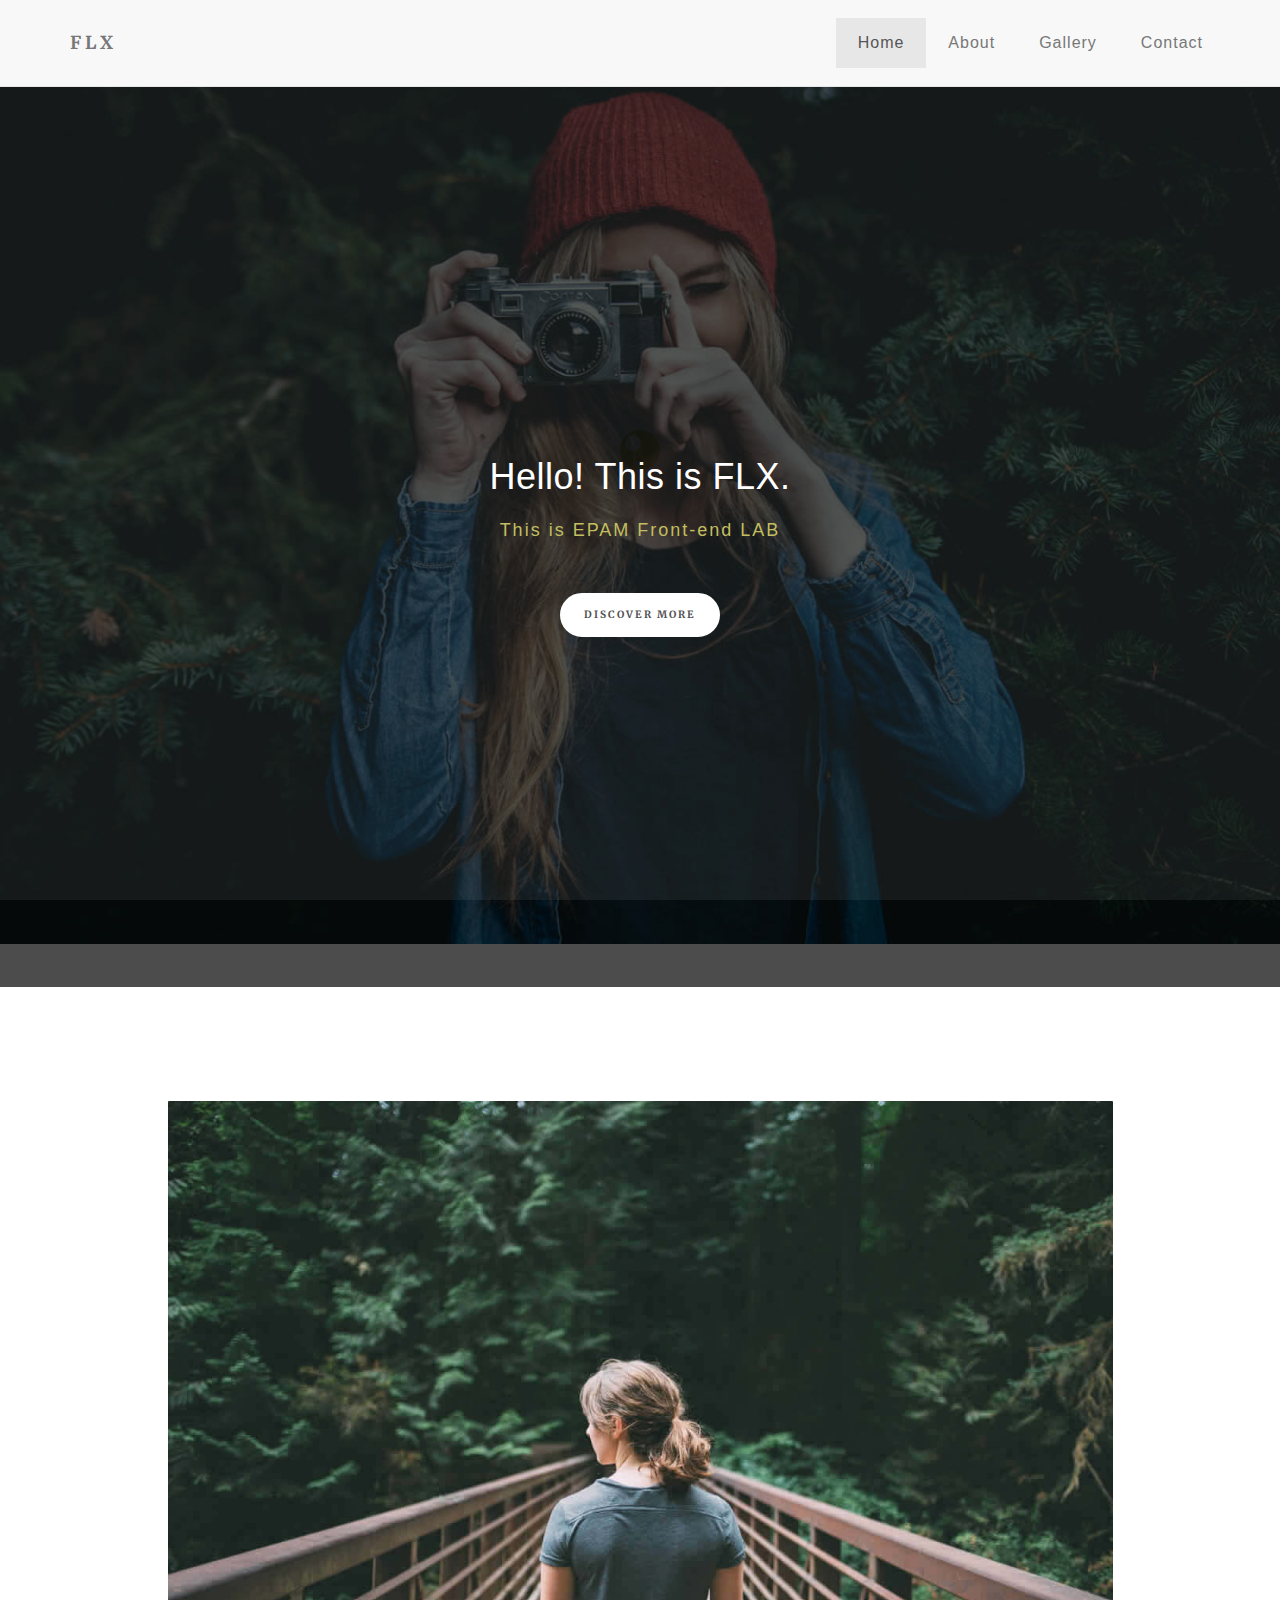
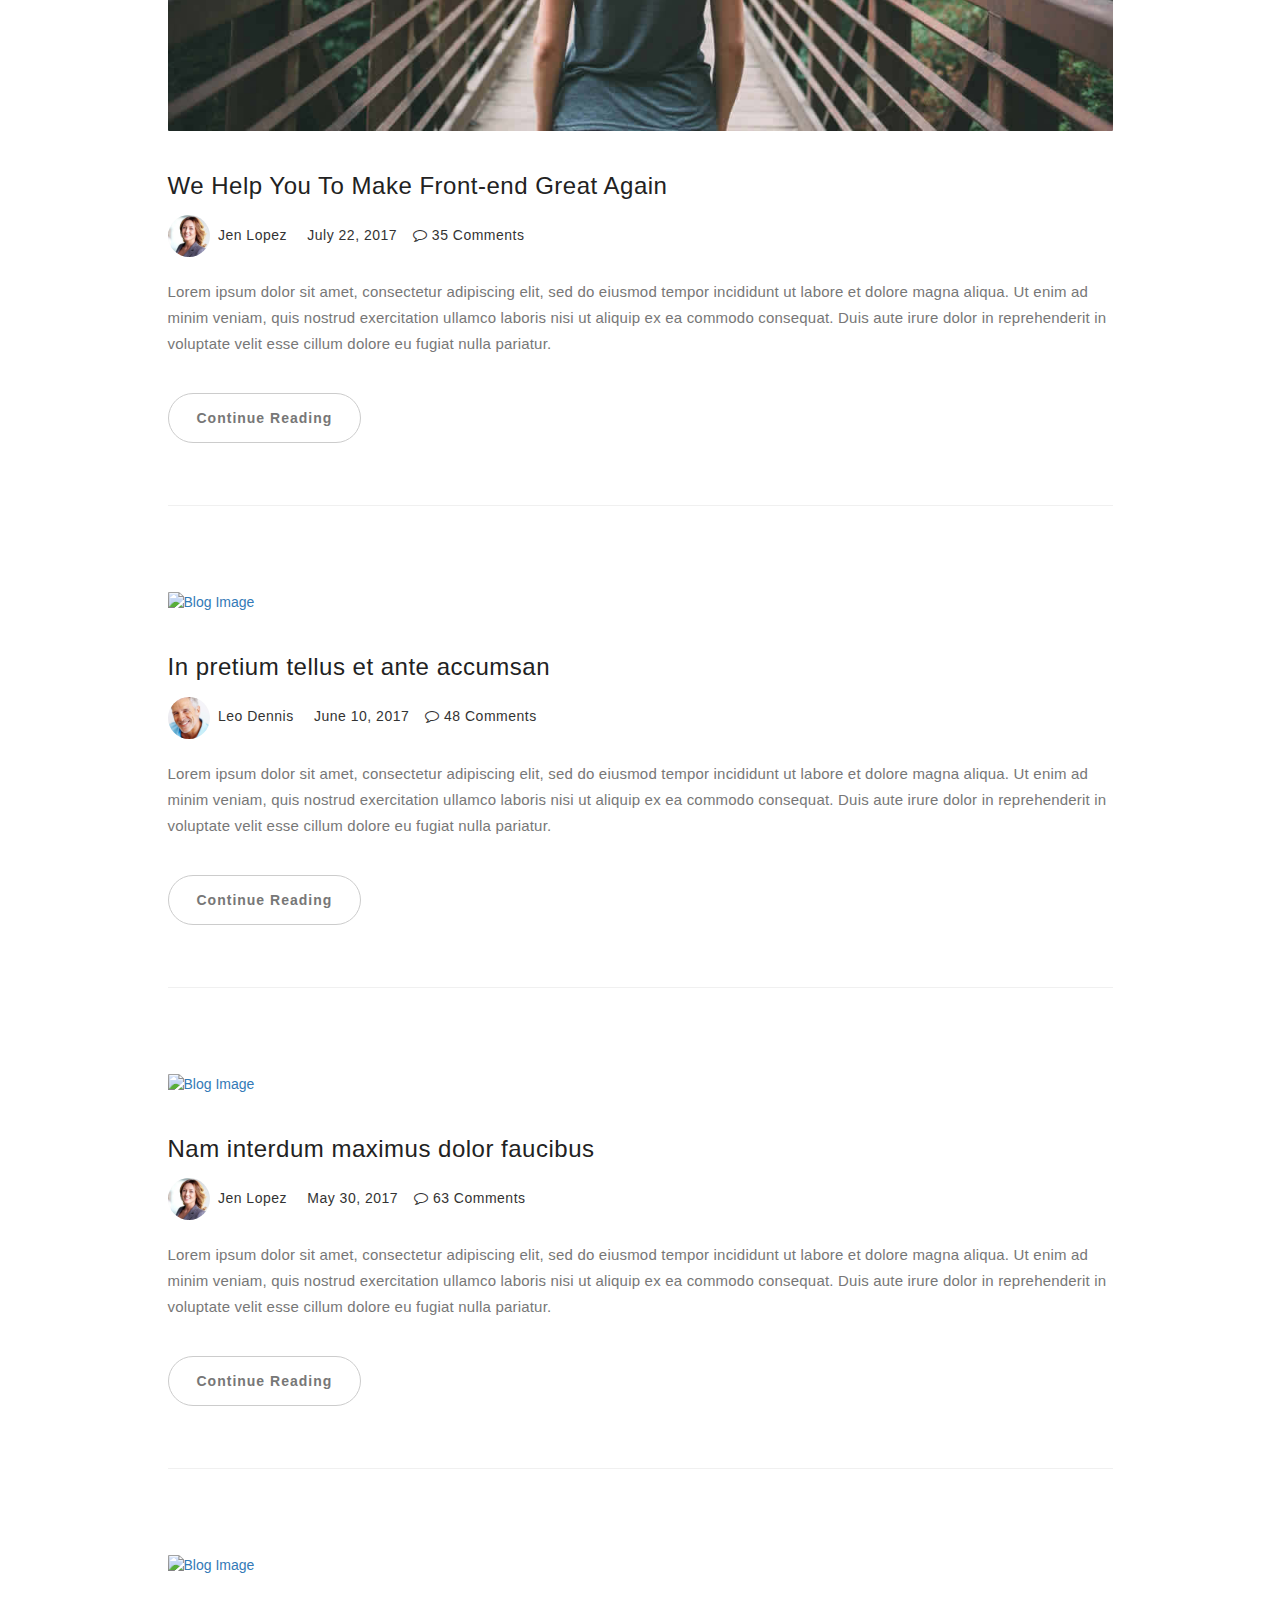
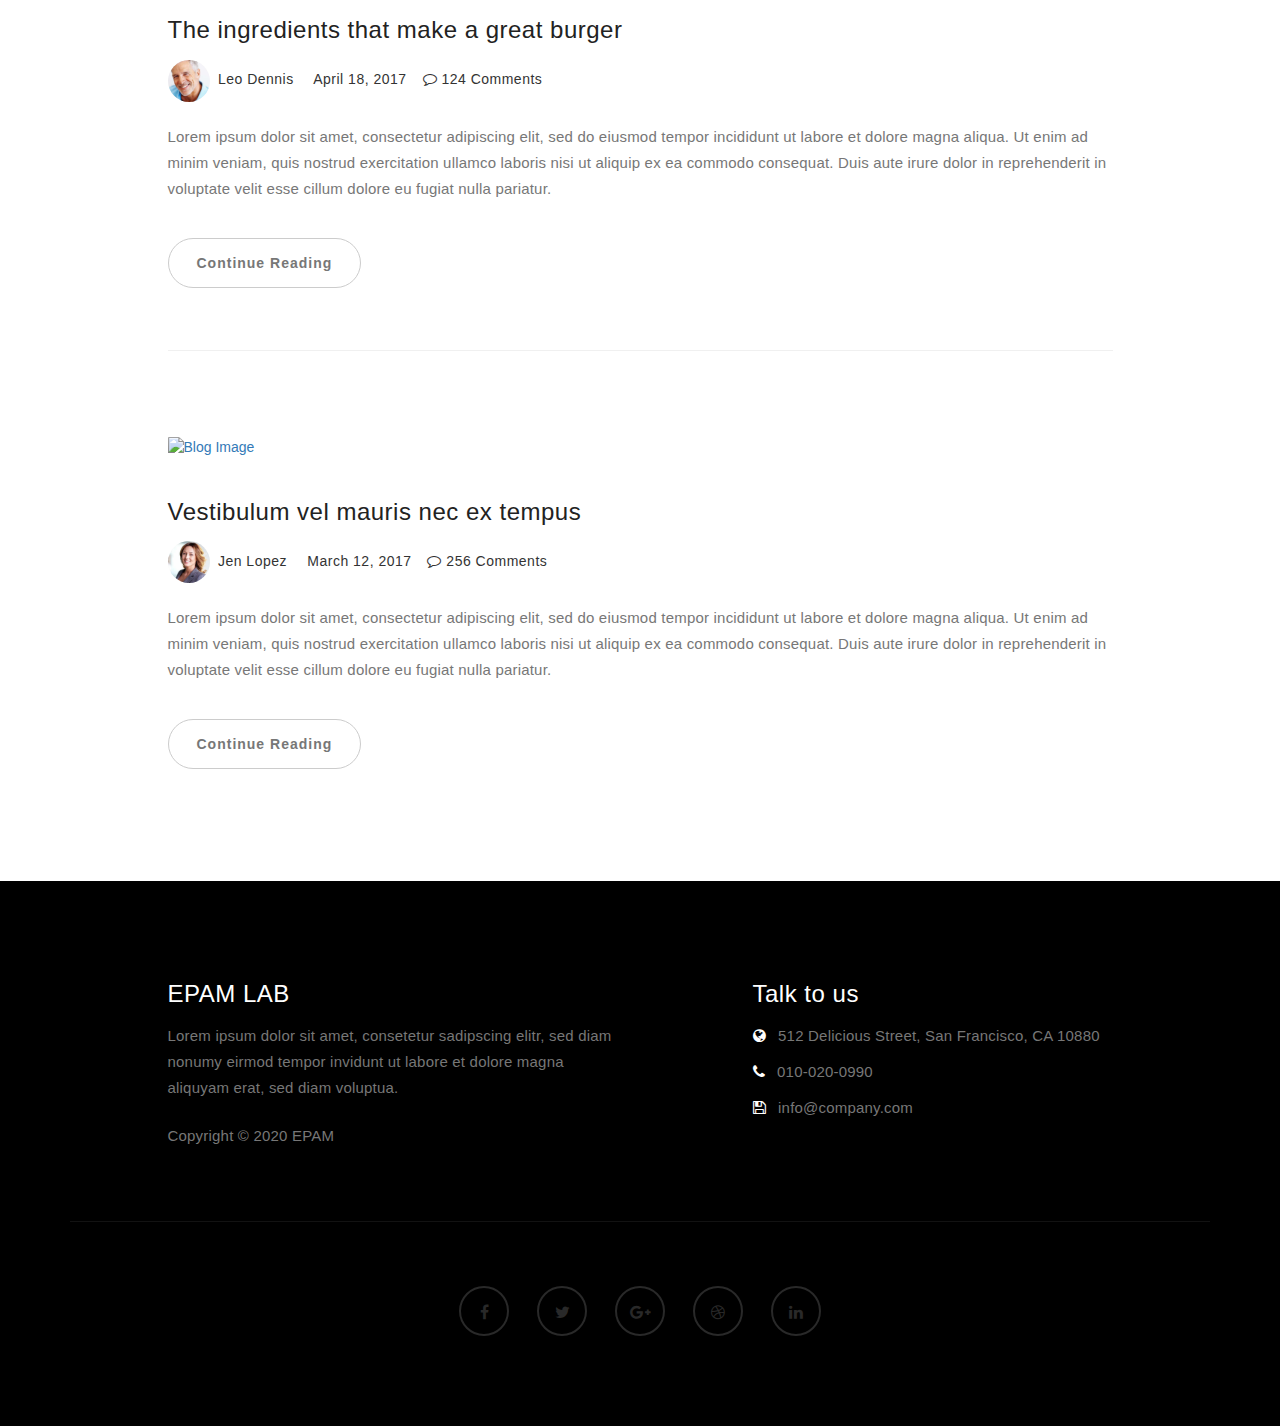
<file: FL12_Webinar_HW2/index.html>
<!DOCTYPE html>
<html lang="en">

<head>

  <meta charset="UTF-8">
  <meta http-equiv="X-UA-Compatible" content="IE=Edge">
  <meta name="description" content="">
  <meta name="keywords" content="">
  <meta name="author" content="">
  <meta name="viewport" content="width=device-width, initial-scale=1, maximum-scale=1">

  <title>FLX - EPAM Front-end LAB</title>

  <!-- Critical css -->
  <style>
    html{font-family:sans-serif;-webkit-text-size-adjust:100%;-ms-text-size-adjust:100%}html{font-size:10px;-webkit-tap-highlight-color:rgba(0,0,0,0)}html{-webkit-font-smoothing:antialiased}body{margin:0}body{font-family:"Helvetica Neue",Helvetica,Arial,sans-serif;font-size:14px;line-height:1.42857143;color:#333;background-color:#fff}body{background:#fff;font-family:'Lora',serif;font-style:normal;font-weight:300;overflow-x:hidden}body{padding-top:87px}*{-webkit-box-sizing:border-box;-moz-box-sizing:border-box;box-sizing:border-box}*:before,*:after{-webkit-box-sizing:border-box;-moz-box-sizing:border-box;box-sizing:border-box}.btn-group-vertical>.btn-group:after,.btn-group-vertical>.btn-group:before,.btn-toolbar:after,.btn-toolbar:before,.clearfix:after,.clearfix:before,.container-fluid:after,.container-fluid:before,.container:after,.container:before,.dl-horizontal dd:after,.dl-horizontal dd:before,.form-horizontal .form-group:after,.form-horizontal .form-group:before,.modal-footer:after,.modal-footer:before,.modal-header:after,.modal-header:before,.nav:after,.nav:before,.navbar-collapse:after,.navbar-collapse:before,.navbar-header:after,.navbar-header:before,.navbar:after,.navbar:before,.pager:after,.pager:before,.panel-body:after,.panel-body:before,.row:after,.row:before{display:table;content:" "}.btn-group-vertical>.btn-group:after,.btn-toolbar:after,.clearfix:after,.container-fluid:after,.container:after,.dl-horizontal dd:after,.form-horizontal .form-group:after,.modal-footer:after,.modal-header:after,.nav:after,.navbar-collapse:after,.navbar-header:after,.navbar:after,.pager:after,.panel-body:after,.row:after{clear:both}.navbar{position:relative;min-height:50px;margin-bottom:20px;border:1px solid transparent}@media(min-width:768px){.navbar{border-radius:4px}}.navbar-static-top{z-index:1000;border-width:0 0 1px}@media(min-width:768px){.navbar-static-top{border-radius:0}}.navbar-fixed-bottom,.navbar-fixed-top{position:fixed;right:0;left:0;z-index:1030}@media(min-width:768px){.navbar-fixed-bottom,.navbar-fixed-top{border-radius:0}}.navbar-fixed-top{top:0;border-width:0 0 1px}.navbar-default{background-color:#f8f8f8;border-color:#e7e7e7}.navbar-default{background:#fff;margin:0!important;padding:18px 0}.container{padding-right:15px;padding-left:15px;margin-right:auto;margin-left:auto}@media(min-width:768px){.container{width:750px}}@media(min-width:992px){.container{width:970px}}@media(min-width:768px){.navbar-header{float:left}}.container>.navbar-header{margin-right:0;margin-left:0}@media(min-width:768px){.navbar-toggle{display:none}}.navbar-default .navbar-toggle{border-color:#ddd}.navbar-default .navbar-toggle{border:0;padding-top:10px}.navbar-brand{float:left;height:50px;padding:15px 15px;font-size:18px;line-height:20px}.navbar-default .navbar-brand{color:#777}.navbar-default .navbar-brand{color:#555;font-family:'Merriweather',serif;font-weight:bold;text-transform:uppercase;letter-spacing:4px;margin:0}@media(min-width:768px){.navbar>.container .navbar-brand,.navbar>.container-fluid .navbar-brand{margin-left:-15px}}.navbar-toggle{position:relative;float:right;padding:9px 10px;margin-top:8px;margin-right:15px;margin-bottom:8px;background-color:transparent;background-image:none;border:1px solid transparent;border-radius:4px}.navbar-default .navbar-collapse,.navbar-default .navbar-form{border-color:#e7e7e7}@media(min-width:768px){.container-fluid>.navbar-collapse,.container-fluid>.navbar-header,.container>.navbar-collapse,.container>.navbar-header{margin-right:0;margin-left:0}}@media(min-width:768px){.navbar-fixed-bottom .navbar-collapse,.navbar-fixed-top .navbar-collapse,.navbar-static-top .navbar-collapse{padding-right:0;padding-left:0}}.navbar-collapse{padding-right:15px;padding-left:15px;overflow-x:visible;-webkit-overflow-scrolling:touch;border-top:1px solid transparent;-webkit-box-shadow:inset 0 1px 0 rgba(255,255,255,.1);box-shadow:inset 0 1px 0 rgba(255,255,255,.1)}@media(min-width:768px){.navbar-collapse{width:auto;border-top:0;-webkit-box-shadow:none;box-shadow:none}}@media(min-width:768px){.navbar-collapse.collapse{display:block!important;height:auto!important;padding-bottom:0;overflow:visible!important}}.collapse{display:none}.nav{padding-left:0;margin-bottom:0;list-style:none}.navbar-nav{margin:7.5px -15px}@media(min-width:768px){.navbar-nav{float:left;margin:0}}@media(min-width:768px){.navbar-right{float:right!important;margin-right:-15px}}.nav>li{position:relative;display:block}@media(min-width:768px){.navbar-nav>li{float:left}}a{color:#4d638c;-webkit-transition:.5s;-o-transition:.5s;transition:.5s;text-decoration:none!important}.nav>li>a{position:relative;display:block;padding:10px 15px}.navbar-nav>li>a{padding-top:10px;padding-bottom:10px;line-height:20px}@media(min-width:768px){.navbar-nav>li>a{padding-top:15px;padding-bottom:15px}}.navbar-default .navbar-nav>li>a{color:#777}.navbar-default .navbar-nav li a{color:#777;font-size:16px;letter-spacing:1px;-webkit-transition:all .4s ease-in-out;transition:all .4s ease-in-out;padding-right:22px;padding-left:22px}.navbar-default .navbar-nav>.active>a,.navbar-default .navbar-nav>.active>a:focus,.navbar-default .navbar-nav>.active>a:hover{color:#555;background-color:#e7e7e7}.navbar-default .navbar-nav li a:hover,.navbar-default .navbar-nav .active>a{color:#bfba55}.navbar-default .navbar-nav>.active>a,.navbar-default .navbar-nav>.active>a:hover,.navbar-default .navbar-nav>.active>a:focus{color:#bfba55;background-color:transparent}.preloader{position:fixed;top:0;left:0;width:100%;height:100%;z-index:1020;display:flex;flex-flow:row nowrap;justify-content:center;align-items:center;background:none repeat scroll 0 0 #fff}.sk-spinner-wordpress.sk-spinner{background-color:#bfba55;width:40px;height:40px;border-radius:40px;position:relative;-webkit-animation:sk-innerCircle 1s linear infinite;animation:sk-innerCircle 1s linear infinite}.sk-spinner-wordpress .sk-inner-circle{display:block;background-color:#fff;width:16px;height:16px;position:absolute;border-radius:8px;top:5px;left:5px}@-webkit-keyframes sk-innerCircle{0%{-webkit-transform:rotate(0);transform:rotate(0)}100%{-webkit-transform:rotate(360deg);transform:rotate(360deg)}}@keyframes sk-innerCircle{0%{-webkit-transform:rotate(0);transform:rotate(0)}100%{-webkit-transform:rotate(360deg);transform:rotate(360deg)}}
  </style>

  <!--Replaced
  Fonts
  <link href="https://fonts.googleapis.com/css?family=Lora|Merriweather:300,400" rel="stylesheet">

  Vendor css
  <link rel="stylesheet" href="styles/bootstrap.min.css">
  <link rel="stylesheet" href="styles/font-awesome.min.css">

  Main css
  <link rel="stylesheet" href="styles/styles.css">
  -->

  <!-- loadCSS js plugin -->
  <script src="js/loadCSS.js"></script>

  <!-- Other css (async) -->
  <script>
    // Example loadCSS plugin usage
    loadCSS('https://fonts.googleapis.com/css?family=Lora|Merriweather:300,400');
    loadCSS('styles/styles.min.css');
  </script>

  <!-- Vendor Scripts -->
  <script src="js/jquery.js" defer></script>
  <script src="js/bootstrap.min.js" defer></script>
  <script src="js/jquery.parallax.js" defer></script>
  <script src="js/smoothscroll.js" defer></script>
  <script src="js/lazyload.min.js" defer></script>
  <!-- Custom Scripts -->
  <script src="js/custom.js" defer></script>

</head>

<body>

  <!-- Pre loader -->

  <div class="preloader">
      <div class="sk-spinner sk-spinner-wordpress">
          <span class="sk-inner-circle"></span>
      </div>
  </div>

  <!-- Navigation section  -->

  <div class="navbar navbar-default navbar-fixed-top" role="navigation">
    <div class="container">

      <div class="navbar-header">
        <button class="navbar-toggle" data-toggle="collapse" data-target=".navbar-collapse">
          <span class="icon icon-bar"></span>
          <span class="icon icon-bar"></span>
          <span class="icon icon-bar"></span>
        </button>
        <a href="index.html" class="navbar-brand">FLX</a>
      </div>
      <div class="collapse navbar-collapse">
        <ul class="nav navbar-nav navbar-right">
          <li class="active"><a href="index.html">Home</a></li>
          <li><a href="#">About</a></li>
          <li><a href="#">Gallery</a></li>
          <li><a href="#">Contact</a></li>
        </ul>
      </div>

    </div>
  </div>

  <!-- Home Section -->

  <section id="home" class="main-home parallax-section">
    <div class="overlay"></div>
    <div class="container">
      <div class="row">

        <div class="col-md-12 col-sm-12">
          <h1>Hello! This is FLX.</h1>
          <h4>This is EPAM Front-end LAB</h4>
          <a href="#blog" class="smoothScroll btn btn-default">Discover More</a>
        </div>

      </div>
    </div>
  </section>

  <!-- Blog Section -->

  <section id="blog">
    <div class="container">
      <div class="row">

        <div class="col-md-offset-1 col-md-10 col-sm-12">
          <div class="blog-post-thumb">
            <div class="blog-post-image">
              <a href="#">
                <img class="img-responsive lazy "
                data-src="img/blog-image1.jpg"
                data-srcset="img/blog-image1-mobile.jpg 767w, img/blog-image1.jpg 1199w"
                data-sizes="100w"
                alt="Blog Image">
              </a>
            </div>
            <div class="blog-post-title">
              <h3><a href="#">We Help You To Make Front-end Great Again</a></h3>
            </div>
            <div class="blog-post-format">
              <span><a href="#"><img src="img/author-image1.jpg" class="img-responsive img-circle">
                  Jen Lopez</a></span>
              <span><i class="fa fa-date"></i> July 22, 2017</span>
              <span><a href="#"><i class="fa fa-comment-o"></i> 35 Comments</a></span>
            </div>
            <div class="blog-post-des">
              <p>Lorem ipsum dolor sit amet, consectetur adipiscing elit, sed do eiusmod tempor
                incididunt ut labore et dolore magna aliqua. Ut enim ad minim veniam, quis
                nostrud exercitation ullamco laboris nisi ut aliquip ex ea commodo consequat.
                Duis aute irure dolor in reprehenderit in voluptate velit esse cillum dolore eu
                fugiat nulla pariatur.</p>
              <a href="#" class="btn btn-default">Continue Reading</a>
            </div>
          </div>

          <div class="blog-post-thumb">
            <div class="blog-post-image">
              <a href="#">
                <img class="img-responsive lazy"
                data-src="img/blog-image2.jpg"
                data-srcset="img/blog-image2-mobile.jpg 767w, img/blog-image2.jpg 1199w" 
                data-sizes="100w"
                alt="Blog Image">
              </a>
            </div>
            <div class="blog-post-title">
              <h3><a href="#">In pretium tellus et ante accumsan</a></h3>
            </div>
            <div class="blog-post-format">
              <span><a href="#"><img src="img/author-image2.jpg" class="img-responsive img-circle">
                  Leo Dennis</a></span>
              <span><i class="fa fa-date"></i> June 10, 2017</span>
              <span><a href="#"><i class="fa fa-comment-o"></i> 48 Comments</a></span>
            </div>
            <div class="blog-post-des">
              <p>Lorem ipsum dolor sit amet, consectetur adipiscing elit, sed do eiusmod tempor
                incididunt ut labore et dolore magna aliqua. Ut enim ad minim veniam, quis
                nostrud exercitation ullamco laboris nisi ut aliquip ex ea commodo consequat.
                Duis aute irure dolor in reprehenderit in voluptate velit esse cillum dolore eu
                fugiat nulla pariatur.</p>
              <a href="#" class="btn btn-default">Continue Reading</a>
            </div>
          </div>

          <div class="blog-post-thumb">
            <div class="blog-post-image">
              <a href="#">
                <img class="img-responsive lazy"
                data-src="img/blog-image3.jpg"
                data-srcset="img/blog-image3-mobile.jpg 767w, img/blog-image3.jpg 1199w" 
                data-sizes="100w"
                alt="Blog Image">
              </a>
            </div>
            <div class="blog-post-title">
              <h3><a href="#">Nam interdum maximus dolor faucibus</a></h3>
            </div>
            <div class="blog-post-format">
              <span><a href="#"><img src="img/author-image1.jpg" class="img-responsive img-circle">
                  Jen Lopez</a></span>
              <span><i class="fa fa-date"></i> May 30, 2017</span>
              <span><a href="#"><i class="fa fa-comment-o"></i> 63 Comments</a></span>
            </div>
            <div class="blog-post-des">
              <p>Lorem ipsum dolor sit amet, consectetur adipiscing elit, sed do eiusmod tempor
                incididunt ut labore et dolore magna aliqua. Ut enim ad minim veniam, quis
                nostrud exercitation ullamco laboris nisi ut aliquip ex ea commodo consequat.
                Duis aute irure dolor in reprehenderit in voluptate velit esse cillum dolore eu
                fugiat nulla pariatur.</p>
              <a href="#" class="btn btn-default">Continue Reading</a>
            </div>
          </div>

          <div class="blog-post-thumb">
            <div class="blog-post-image">
              <a href="#">
                <img class="img-responsive lazy"
                data-src="img/blog-image4.jpg"
                data-srcset="img/blog-image4-mobile.jpg 767w, img/blog-image4.jpg 1199w" 
                data-sizes="100w"
                alt="Blog Image">
              </a>
            </div>
            <div class="blog-post-title">
              <h3><a href="#">The ingredients that make a great burger</a></h3>
            </div>
            <div class="blog-post-format">
              <span><a href="#"><img src="img/author-image2.jpg" class="img-responsive img-circle">
                  Leo Dennis</a></span>
              <span><i class="fa fa-date"></i> April 18, 2017</span>
              <span><a href="#"><i class="fa fa-comment-o"></i> 124 Comments</a></span>
            </div>
            <div class="blog-post-des">
              <p>Lorem ipsum dolor sit amet, consectetur adipiscing elit, sed do eiusmod tempor
                incididunt ut labore et dolore magna aliqua. Ut enim ad minim veniam, quis
                nostrud exercitation ullamco laboris nisi ut aliquip ex ea commodo consequat.
                Duis aute irure dolor in reprehenderit in voluptate velit esse cillum dolore eu
                fugiat nulla pariatur.</p>
              <a href="#" class="btn btn-default">Continue Reading</a>
            </div>
          </div>

          <div class="blog-post-thumb">
            <div class="blog-post-image">
              <a href="#">
                <img class="img-responsive lazy"
                data-src="img/blog-image5.jpg"
                data-srcset="img/blog-image5-mobile.jpg 767w, img/blog-image5.jpg 1199w" 
                data-sizes="100w"
                alt="Blog Image">
              </a>
            </div>
            <div class="blog-post-title">
              <h3><a href="#">Vestibulum vel mauris nec ex tempus</a></h3>
            </div>
            <div class="blog-post-format">
              <span><a href="#"><img src="img/author-image1.jpg" class="img-responsive img-circle">
                  Jen Lopez</a></span>
              <span><i class="fa fa-date"></i> March 12, 2017</span>
              <span><a href="#"><i class="fa fa-comment-o"></i> 256 Comments</a></span>
            </div>
            <div class="blog-post-des">
              <p>Lorem ipsum dolor sit amet, consectetur adipiscing elit, sed do eiusmod tempor
                incididunt ut labore et dolore magna aliqua. Ut enim ad minim veniam, quis
                nostrud exercitation ullamco laboris nisi ut aliquip ex ea commodo consequat.
                Duis aute irure dolor in reprehenderit in voluptate velit esse cillum dolore eu
                fugiat nulla pariatur.</p>
              <a href="#" class="btn btn-default">Continue Reading</a>
            </div>
          </div>
        </div>

      </div>
    </div>
  </section>

  <!-- Footer Section -->

  <footer>
    <div class="container">
      <div class="row">

        <div class="col-md-5 col-md-offset-1 col-sm-6">
          <h3>EPAM LAB</h3>
          <p>Lorem ipsum dolor sit amet, consetetur sadipscing elitr, sed diam nonumy eirmod tempor
            invidunt ut labore et dolore magna aliquyam erat, sed diam voluptua.</p>
          <div class="footer-copyright">
            <p>Copyright &copy; 2020 EPAM</p>
          </div>
        </div>

        <div class="col-md-4 col-md-offset-1 col-sm-6">
          <h3>Talk to us</h3>
          <p><i class="fa fa-globe"></i> 512 Delicious Street, San Francisco, CA 10880</p>
          <p><i class="fa fa-phone"></i> 010-020-0990</p>
          <p><i class="fa fa-save"></i> info@company.com</p>
        </div>

        <div class="clearfix col-md-12 col-sm-12">
          <hr>
        </div>

        <div class="col-md-12 col-sm-12">
          <ul class="social-icon">
            <li><a href="#" class="fa fa-facebook"></a></li>
            <li><a href="#" class="fa fa-twitter"></a></li>
            <li><a href="#" class="fa fa-google-plus"></a></li>
            <li><a href="#" class="fa fa-dribbble"></a></li>
            <li><a href="#" class="fa fa-linkedin"></a></li>
          </ul>
        </div>

      </div>
    </div>
  </footer>

  <!-- Back top -->
  <a href="#back-top" class="go-top"><i class="fa fa-angle-up"></i></a>

</body>

</html>
</file>
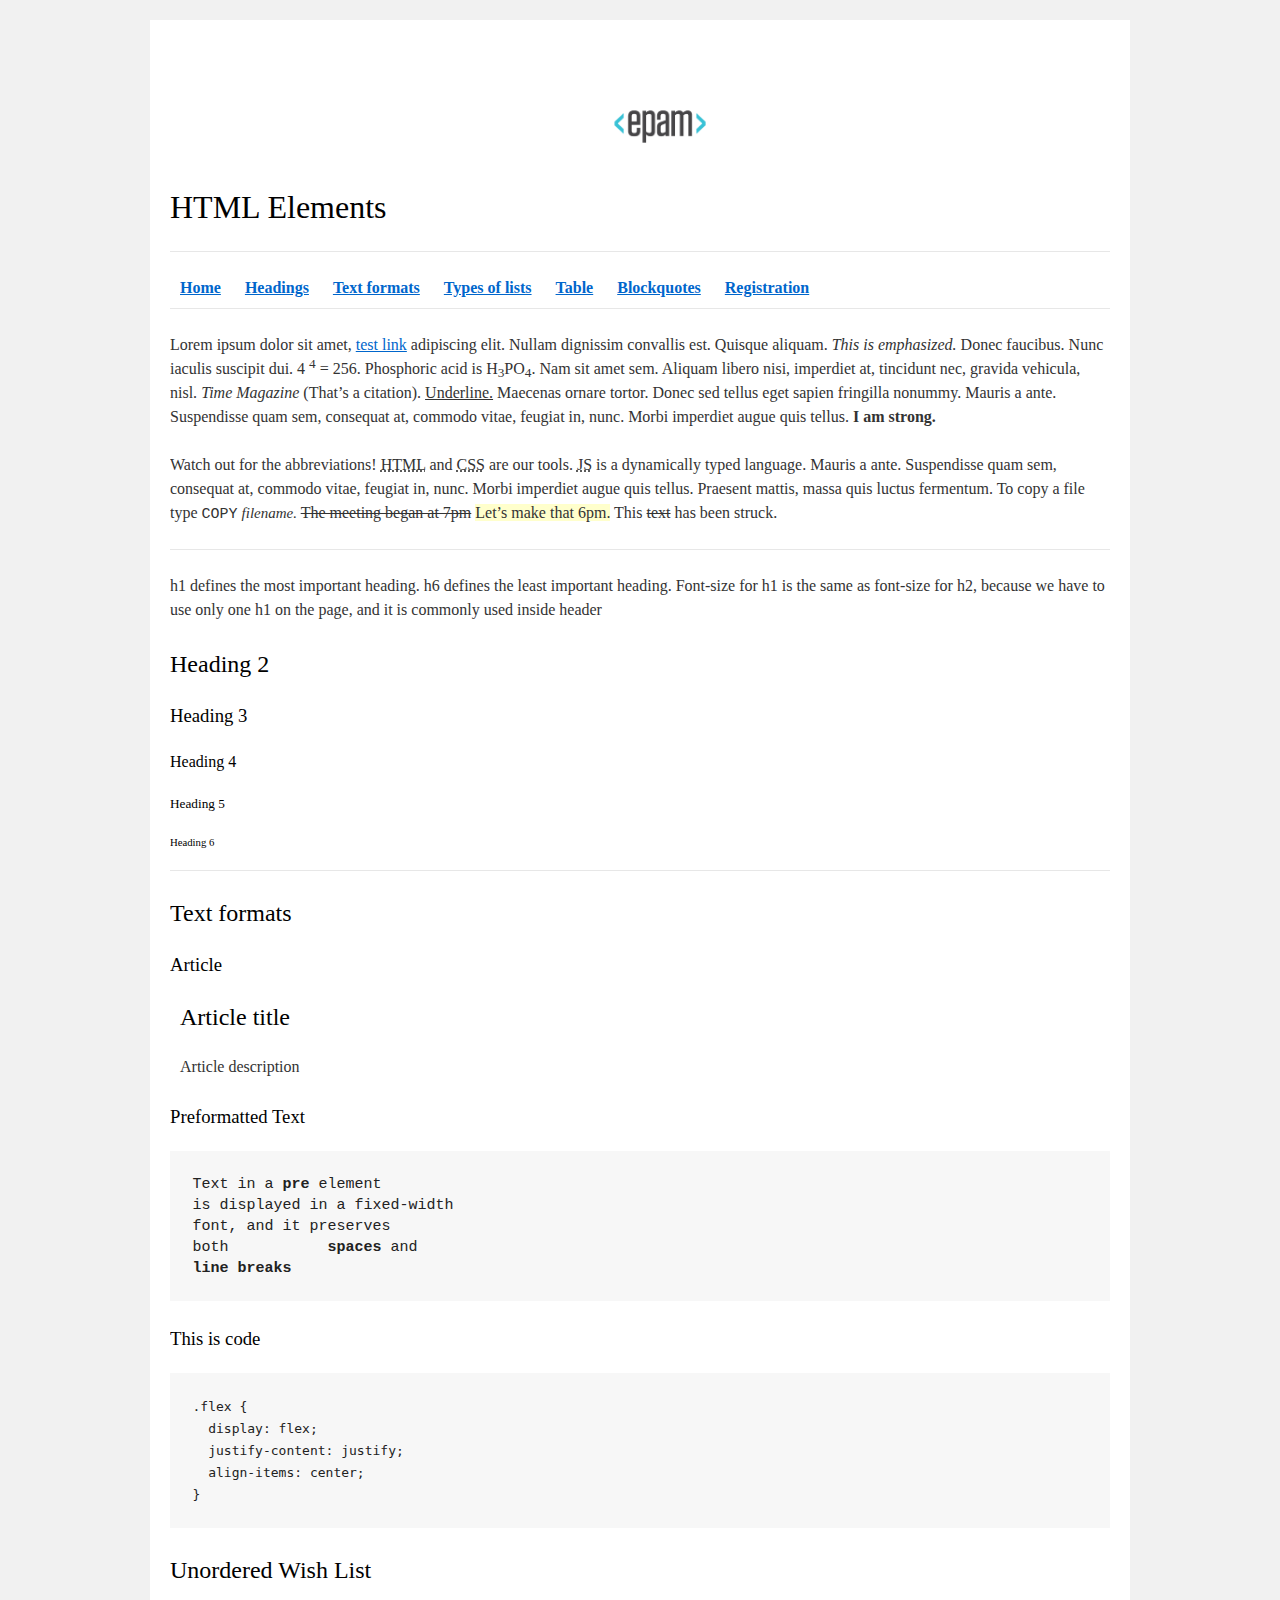
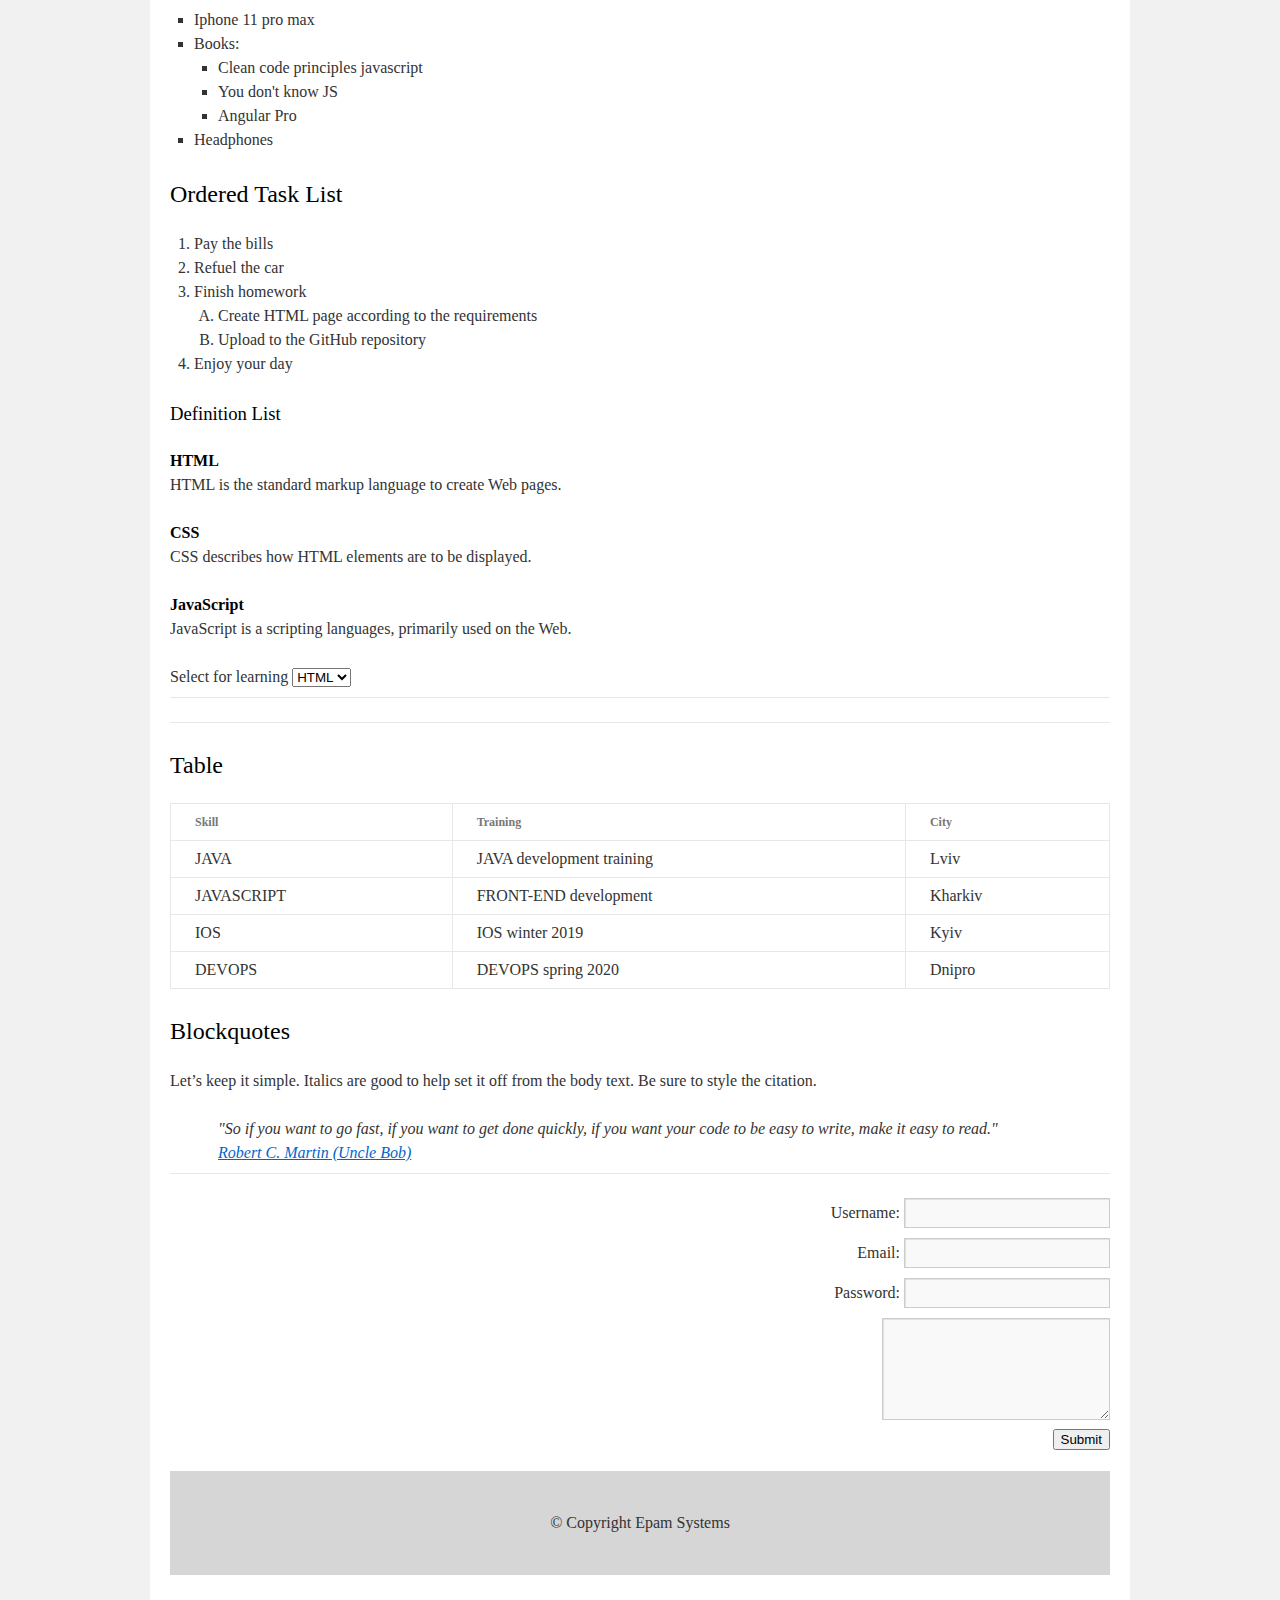
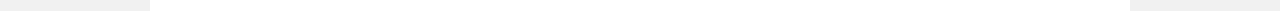
<file: FL12_HW1/homework/index.html>
<!DOCTYPE html>
<html lang="en">

<head>
  <meta charset="utf-8">
  <title>HTML Basics</title>
  <link rel="stylesheet" href="style.css">
</head>

<body>
  <div id="wrapper">
    <div id="main">
      <div id="container">
        <div id="content" role="main">

          <header id="header">
            <a href="#header"><img src="logo.png" alt="logo"></a>
            <h1>HTML Elements</h1>
            <hr>
            <nav>
              <a href="#header"><b>Home</b></a>
              <a href="#headings"><b>Headings</b></a>
              <a href="#text-formats"><b>Text formats</b></a>
              <a href="#types-of-lists"><b>Types of lists</b></a>
              <a href="#table"><b>Table</b></a>
              <a href="#blockquotes"><b>Blockquotes</b></a>
              <a href="#registration"><b>Registration</b></a>
            </nav>
            <hr>
            <p>Lorem ipsum dolor sit amet,
              <a href="#">test link</a>
              adipiscing elit.
              Nullam dignissim convallis est. Quisque aliquam.
              <em>This is emphasized.</em>
              Donec faucibus. Nunc iaculis suscipit dui. 4
              <sup>4</sup> = 256.
              Phosphoric acid is H<sub>3</sub>PO<sub>4</sub>.
              Nam sit amet sem. Aliquam libero nisi, imperdiet at, tincidunt nec, gravida vehicula, nisl.
              <cite>Time Magazine</cite>
              (That’s a citation).
              <u>Underline.</u>
              Maecenas ornare tortor. Donec sed tellus eget sapien fringilla nonummy. Mauris a ante. Suspendisse quam sem, consequat at, commodo vitae, feugiat in, nunc. Morbi imperdiet augue quis tellus.
              <strong>I am strong.</strong></p>
            <p>Watch out for the abbreviations!
              <abbr title="Hyper Text Markup Language">HTML</abbr>
              and
              <abbr title="Cascading Style Sheets">CSS</abbr>
              are our tools.
              <abbr title="JavaScript">JS</abbr>
              is a dynamically typed language.
              Mauris a ante. Suspendisse quam sem, consequat at, commodo vitae, feugiat in, nunc. Morbi imperdiet augue quis tellus. Praesent mattis, massa quis luctus fermentum. To copy a file type
              <kbd>COPY</kbd>
              <var>filename.</var>
              <del>The meeting began at 7pm</del>
              <ins>Let’s make that 6pm.</ins>
              This <s>text</s> has been struck.</p>
            <hr>
          </header>

          <section id="headings">
            <p>h1 defines the most important heading. h6 defines the least important heading. Font-size for h1 is the same as font-size for h2, because we have to use only one h1 on the page, and it is commonly used inside header</p>
            <h2>Heading 2</h2>
            <h3>Heading 3</h3>
            <h4>Heading 4</h4>
            <h5>Heading 5</h5>
            <h6>Heading 6</h6>
            <hr>
          </section>

          <section id="text-formats">
            <h2>Text formats</h2>
            <h3>Article</h3>
            <article>
              <h2>Article title</h2>
              <p>Article description</p>
            </article>
            <h3>Preformatted Text</h3>
            <pre>Text in a <b>pre</b> element
is displayed in a fixed-width
font, and it preserves
both           <b>spaces</b> and
<b>line breaks</b></pre>
            <h3>This is code</h3>
            <pre><code>.flex {
  display: flex;
  justify-content: justify;
  align-items: center;
}</code></pre>
          </section>

          <section id="types-of-lists">
            <h2>Unordered Wish List</h2>
            <ul>
              <li>Iphone 11 pro max</li>
              <li>Books:
                <ul>
                  <li>Clean code principles javascript</li>
                  <li>You don't know JS</li>
                  <li>Angular Pro</li>
                </ul>
              </li>
              <li>Headphones</li>
            </ul>
            <h2>Ordered Task List</h2>
            <ol>
              <li>Pay the bills</li>
              <li>Refuel the car</li>
              <li>Finish homework
                <ol>
                  <li>Create HTML page according to the requirements</li>
                  <li>Upload to the GitHub repository</li>
                </ol>
              </li>
              <li>Enjoy your day</li>
            </ol>
            <h3>Definition List</h3>
            <dl>
              <dt>HTML</dt>
                <dd>HTML is the standard markup language to create Web pages.</dd>
              <dt>CSS</dt>
                <dd>CSS describes how HTML elements are to be displayed.</dd>
              <dt>JavaScript</dt>
                <dd>JavaScript is a scripting languages, primarily used on the Web.</dd>
            </dl>
            <span>Select for learning</span>
            <select name="select">
              <option value="html">HTML</option>
              <option value="css">CSS</option>
              <option value="js">JS</option>
            </select>
            <hr>
            <hr>
          </section>

          <section id="table">
            <h2>Table</h2>
            <table>
              <thead>
                <tr>
                  <th>Skill</th>
                  <th>Training</th>
                  <th>City</th>
                </tr>
              </thead>
              <tbody>
                <tr>
                  <td>JAVA</td>
                  <td>JAVA development training</td>
                  <td>Lviv</td>
                </tr>
                <tr>
                  <td>JAVASCRIPT</td>
                  <td>FRONT-END development</td>
                  <td>Kharkiv</td>
                </tr>
                <tr>
                  <td>IOS</td>
                  <td>IOS winter 2019</td>
                  <td>Kyiv</td>
                </tr>
                <tr>
                  <td>DEVOPS</td>
                  <td>DEVOPS spring 2020</td>
                  <td>Dnipro</td>
                </tr>
              </tbody>
            </table>
          </section>

          <section id="blockquotes">
            <h2>Blockquotes</h2>
            <p>Let’s keep it simple. Italics are good to help set it off from the body text. Be sure to style the citation.</p>
            <blockquote>"So if you want to go fast, if you want to get done quickly, if you want your code to be easy to write, make it easy to read."<br>
            <a href="#">Robert C. Martin (Uncle Bob)</a></blockquote>
            <hr>
          </section>

          <section id="registration">
            <form>
              <fieldset>
                <label>Username:
                  <input type="text" name="username">
                </label>
              </fieldset>
              <fieldset>
                <label>Email:
                  <input type="email" name="email">
                </label>
              </fieldset>
              <fieldset>
                <label>Password:
                  <input type="password" name="password">
                </label>
              </fieldset>
              <fieldset>
                <textarea cols="23" rows="4"></textarea>
              </fieldset>
              <fieldset>
                <button type="submit" name="submit" onclick="alert('OK')">Submit</button>
              </fieldset>
            </form>
          </section>

          <footer>
            <span>&copy; Copyright Epam Systems</span>
          </footer>

        </div>
      </div>
    </div>
  </div>
</body>

</html>
</file>
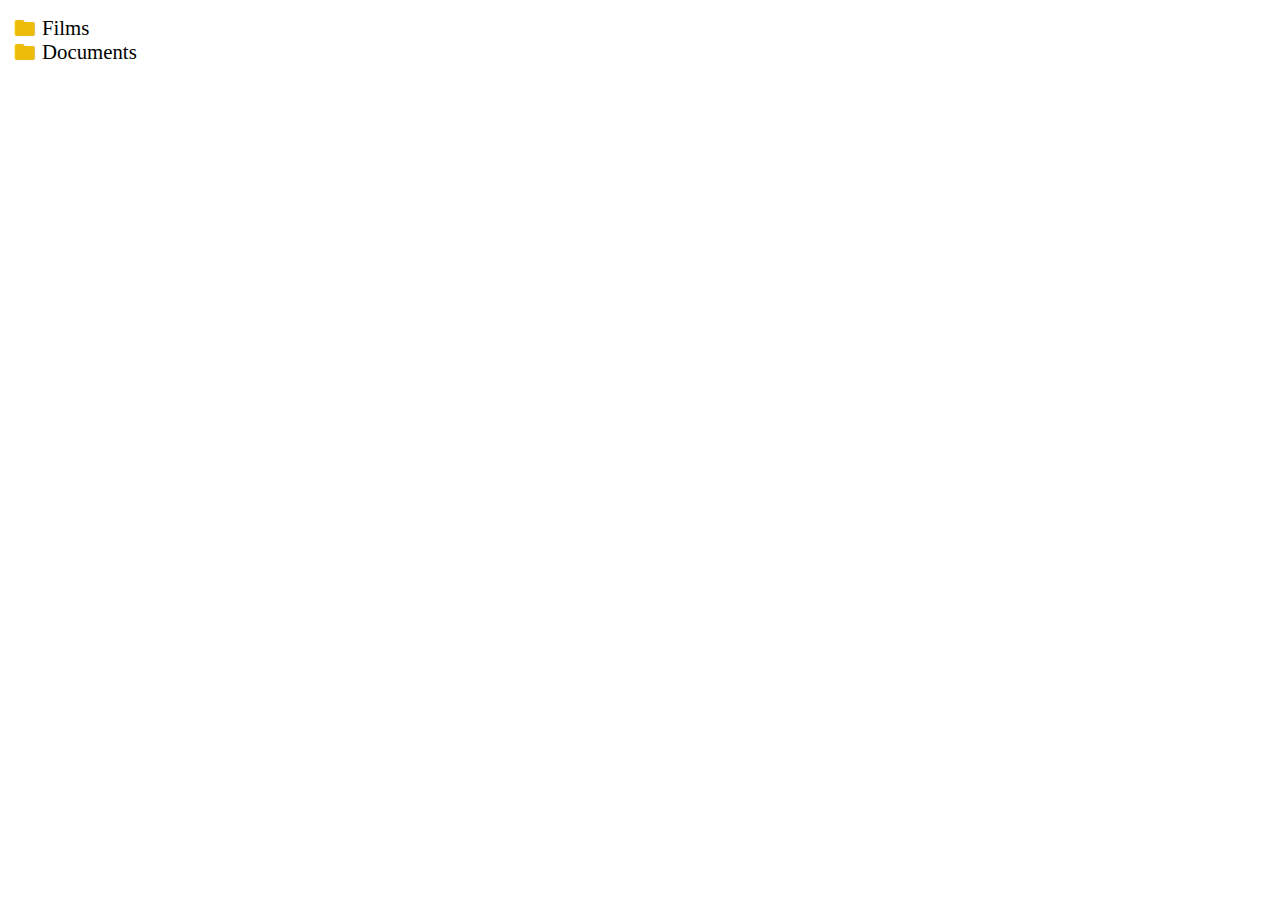
<file: FL12_HW11/homework/index.html>
<!-- DO NOT MODIFY THIS FILE -->
<!DOCTYPE html>
<html lang="en">
<head>
  <meta charset="UTF-8">
  <title>Homework 11 - DOM</title>
  <link rel="stylesheet" href="material-icons/material-icons.css">
  <link rel="stylesheet" href="styles.css">
</head>
<body>
  <div id="root"></div>
  <script src="app.js"></script>
</body>
</html>
</file>
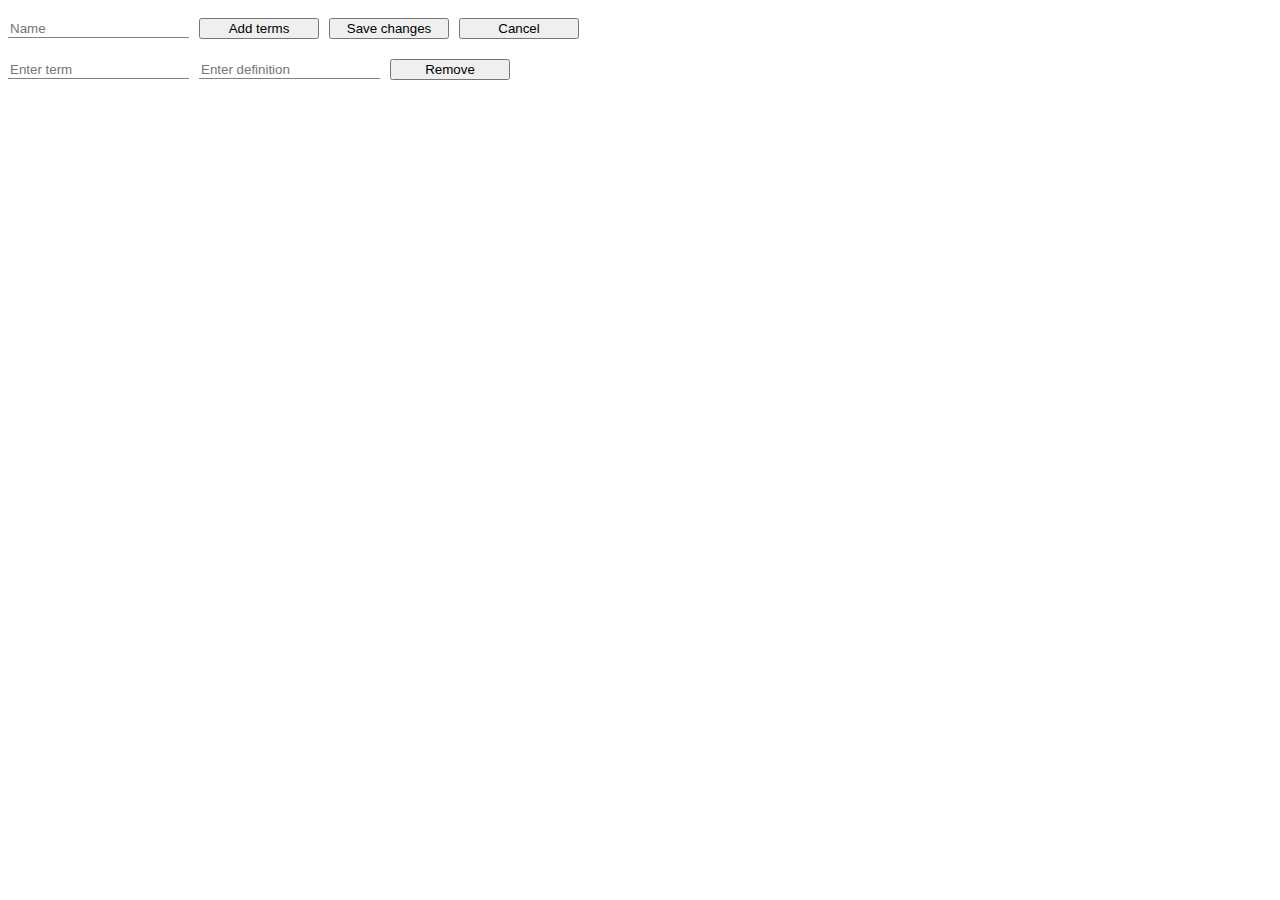
<file: FL12_HW12/homework/index.html>
<!DOCTYPE html>
<html lang="en">
<head>
  <meta charset="UTF-8">
  <title>Homework 12 - Simple TODO List</title>
  <link rel="stylesheet" href="./assets/styles.css">
</head>
<body>
  <div id="root"></div>

  <script src="./src/app.js"></script>
</body>
</html>
</file>
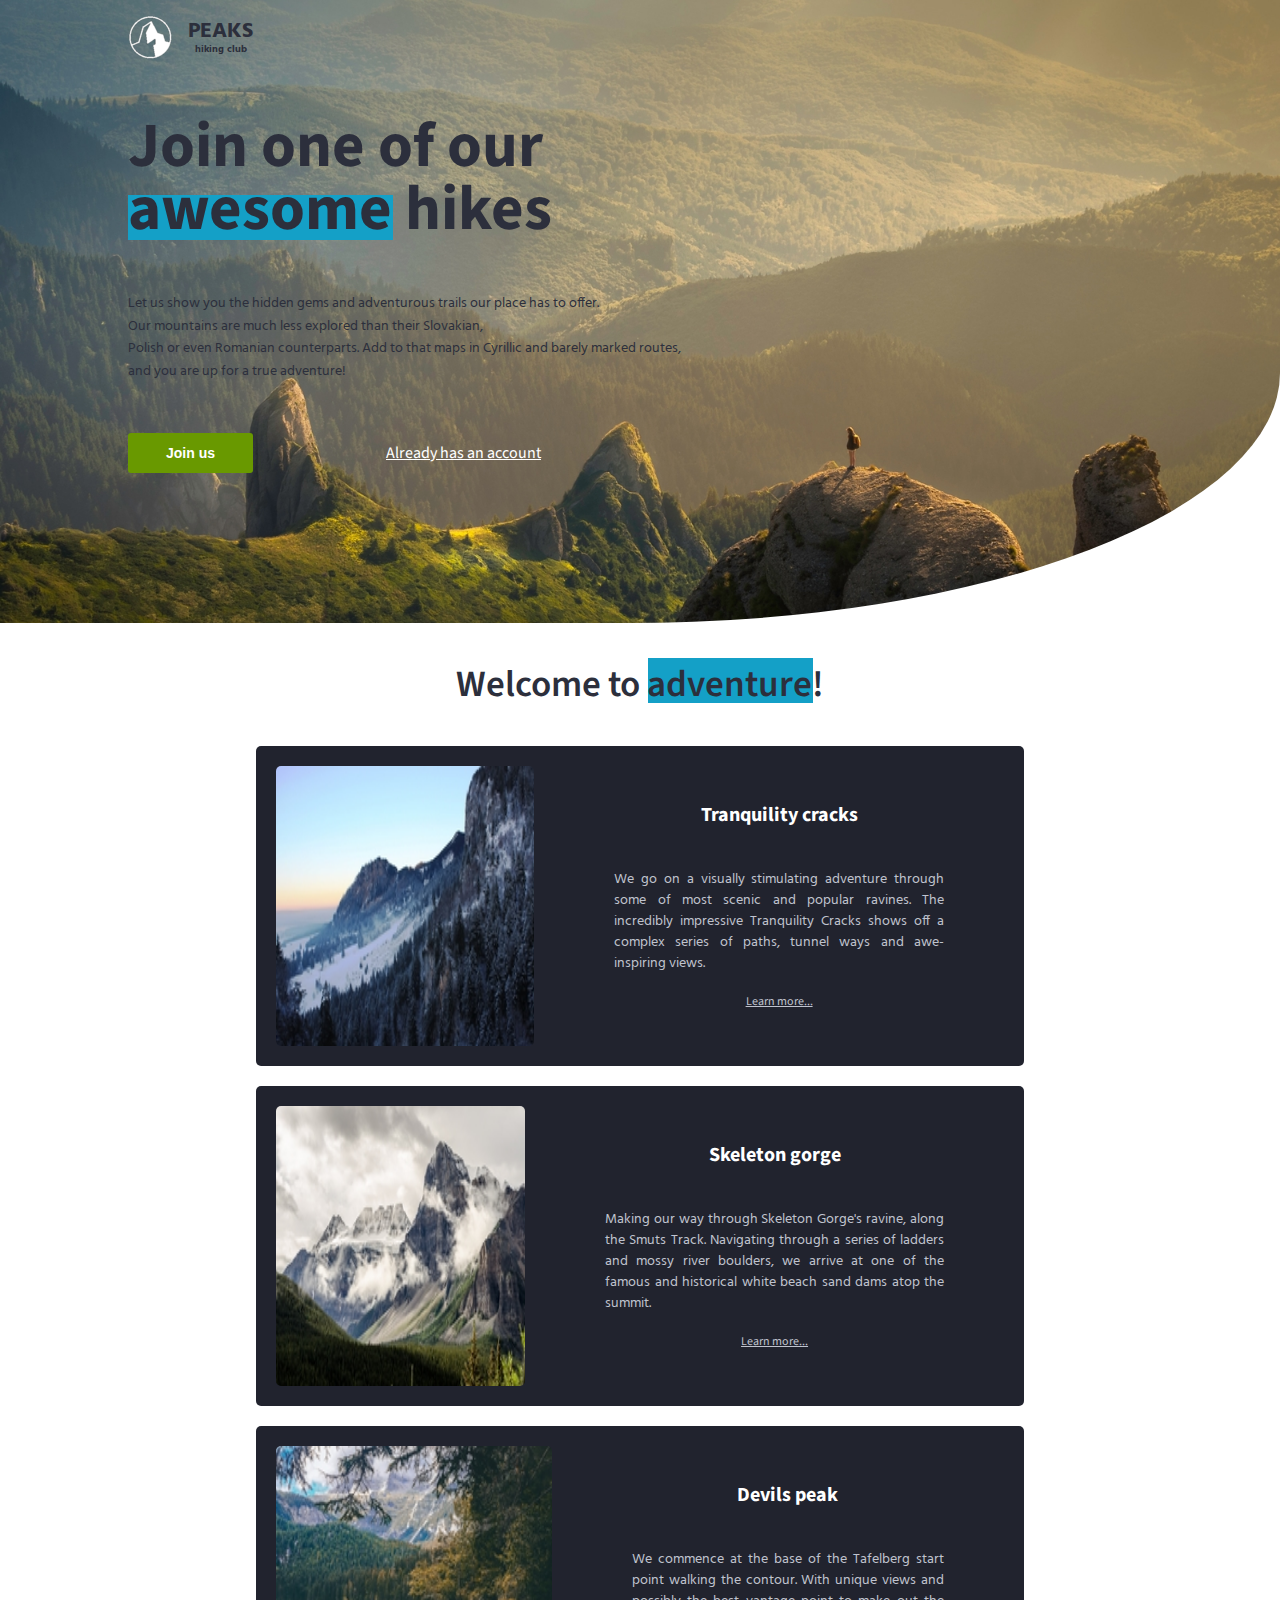
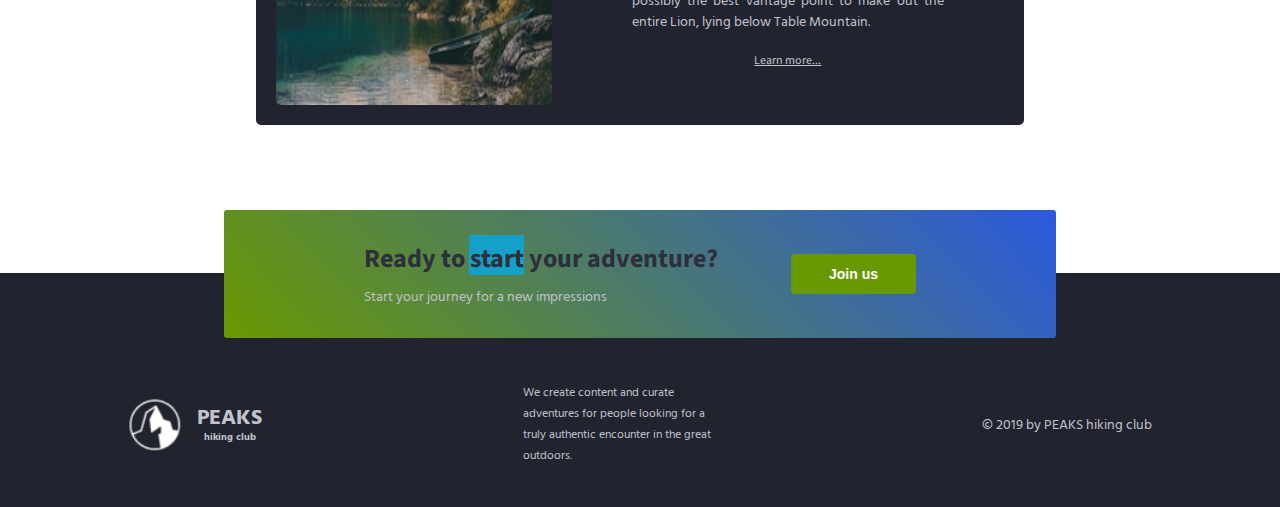
<file: FL12_HW3/homework/index.html>
<!DOCTYPE html>
<html lang="en">

<head>
    <meta charset="UTF-8">
    <meta name="viewport" content="width=device-width, initial-scale=1.0">
    <meta http-equiv="X-UA-Compatible" content="ie=edge">
    <link href="https://fonts.googleapis.com/css?family=Hind:400,600%7CSource+Sans+Pro:400,600,700%7CFresca"
          rel="stylesheet"/>

    <!-- Styles should be switched here: -->

    <link rel="stylesheet" type="text/css" href="css/style1.css">
    <!--     <link rel="stylesheet" type="text/css" href="css/style2.css">-->

    <title>PEAKS hiking club</title>
</head>

<body>
<header class="header">
    <div class="header-wrap">
        <div class="landing-logo">
            <img src="img/m-logo.png" alt="logo"/>
            <p>PEAKS<span>hiking club</span></p>
        </div>
        <p class="header_heading">
            Join one of our awesome hikes
        </p>
        <p class="header_text">
            Let us show you the hidden gems and adventurous trails our place has to offer.
            Our mountains are much less explored than their Slovakian,
            Polish or even Romanian counterparts. Add to that maps in Cyrillic and barely marked routes,
            and you are up for a true adventure!
        </p>
        <div>
            <button class="header_button">Join us</button>
            <a href="#" class="login">Already has an account</a>
        </div>
    </div>
</header>
<main class="section">
    <p class="section_text">
        Welcome to adventure!
    </p>
    <div class="section_card_wrap">
        <div class="section_card">
            <img class="section_card_img"
                 src="img/m-1.jpg"
                 alt="experts"/>
            <div class="section_card_right_container">
                <p class="section_card_heading">
                    Tranquility cracks
                </p>
                <p class="section_card_text">
                    We go on a visually stimulating adventure through some of most scenic and popular ravines.
                    The incredibly impressive Tranquility Cracks shows off a complex series of paths, tunnel ways and
                    awe-inspiring views.
                </p>
                <a href="#" class="section_link">Learn more...</a>
            </div>
        </div>
        <div class="section_card">
            <img class="section_card_img"
                 src="img/m-2.jpg"
                 alt="content formats"/>
            <div class="section_card_right_container">
                <p class="section_card_heading">
                    Skeleton gorge
                </p>
                <p class="section_card_text">
                    Making our way through Skeleton Gorge's ravine, along the Smuts Track.
                    Navigating through a series of ladders and mossy river boulders, we arrive at one of the famous and
                    historical white beach sand dams atop the summit.
                </p>
                <a href="#" class="section_link">Learn more...</a>
            </div>
        </div>
        <div class="section_card">
            <img class="section_card_img"
                 src="img/m-3.jpg"
                 alt="certificate"/>
            <div class="section_card_right_container">
                <p class="section_card_heading">
                    Devils peak
                </p>
                <p class="section_card_text">
                    We commence at the base of the Tafelberg start point walking the contour.
                    With unique views and possibly the best vantage point to make out the entire Lion, lying below Table
                    Mountain.
                </p>
                <a href="#" class="section_link">Learn more...</a>
            </div>
        </div>
    </div>
    <div class="section_banner">
        <div class="section_banner_text_wrap">
            <p class="section_banner_heading">
                Ready to start your adventure?
            </p>
            <p class="section_banner_text">
                Start your journey for a new impressions
            </p>
        </div>
        <button class="section_banner_button">Join us</button>
    </div>
</main>
<footer class="footer">
    <div class="footer-wrap">
        <div class="footer_logo landing-logo">
            <img src="img/m-logo.png" alt="logo"/>
            <p>PEAKS<span>hiking club</span></p>
        </div>
        <p class="footer_text">
            We create content and curate adventures for people looking for a truly authentic encounter in the great
            outdoors.
        </p>
        <span class="footer-cr">
          &copy; 2019 by PEAKS hiking club
        </span>
    </div>
</footer>
</body>

</html>
</file>
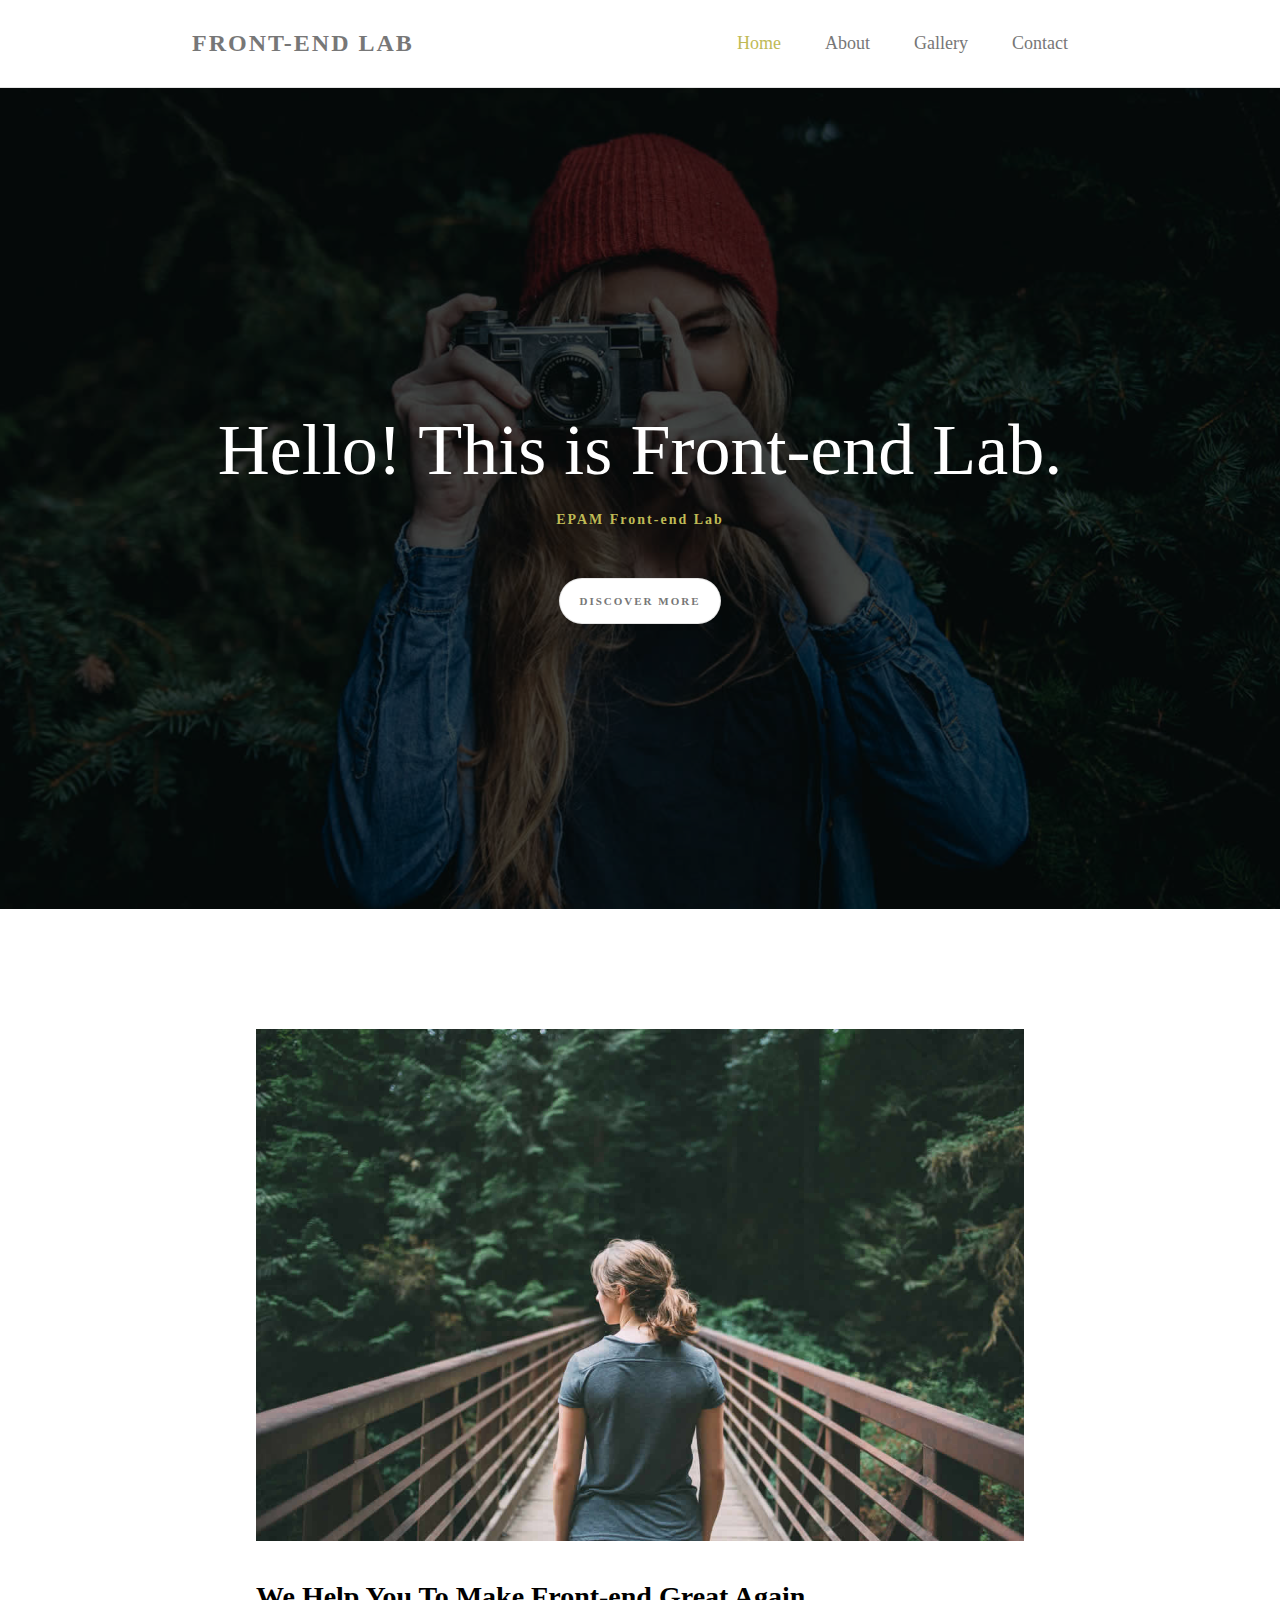
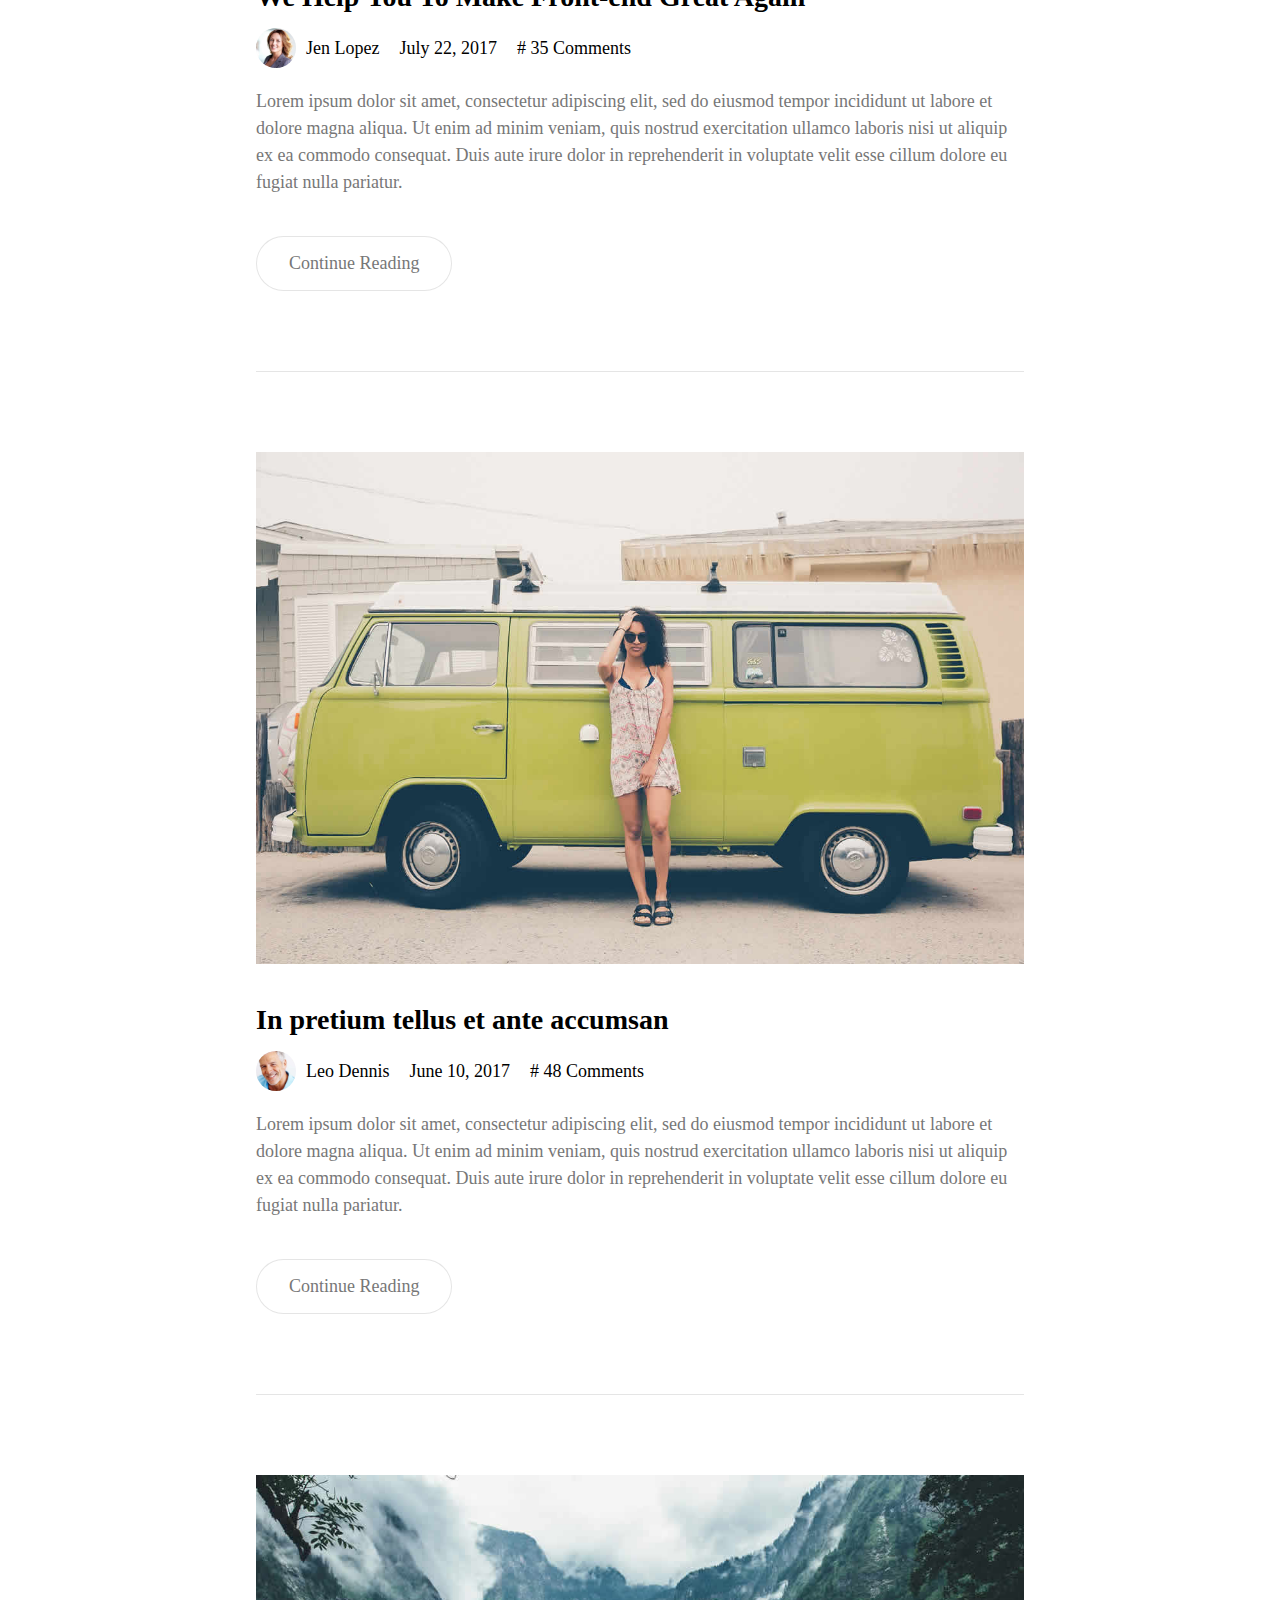
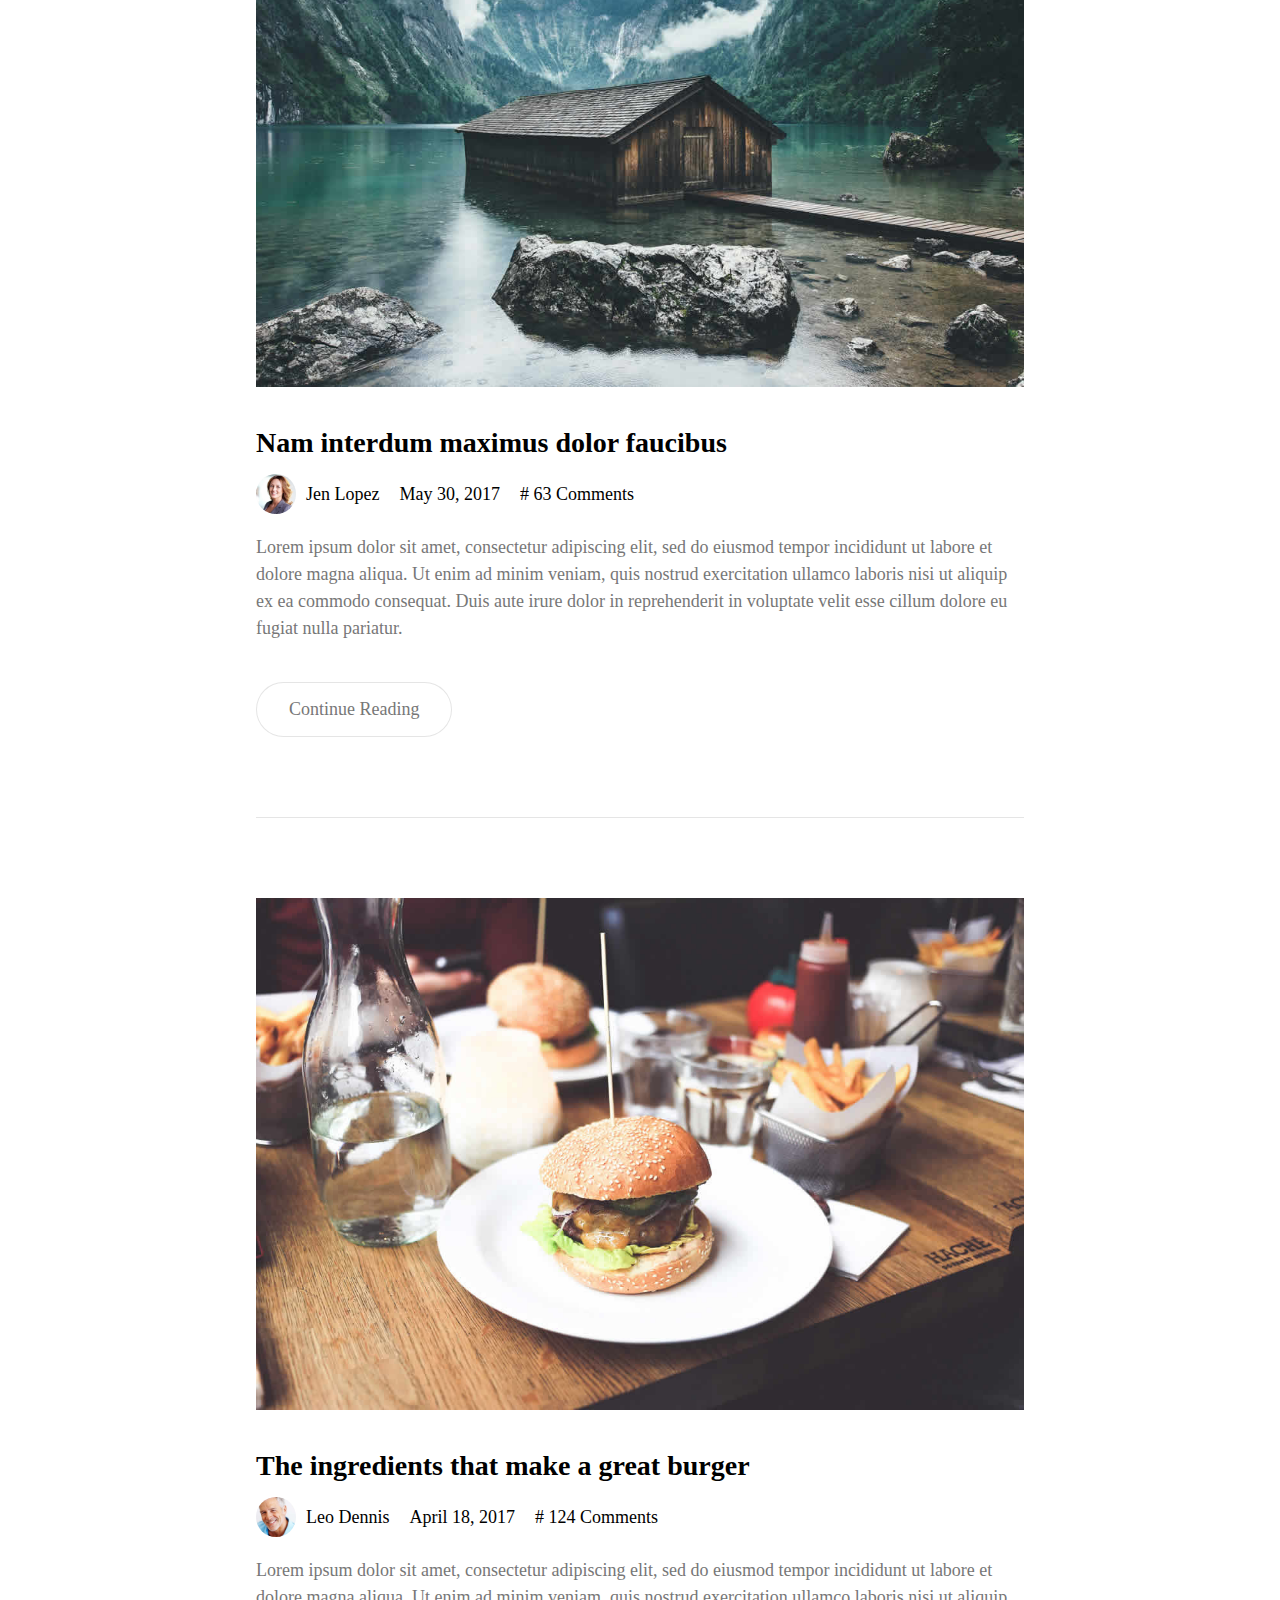
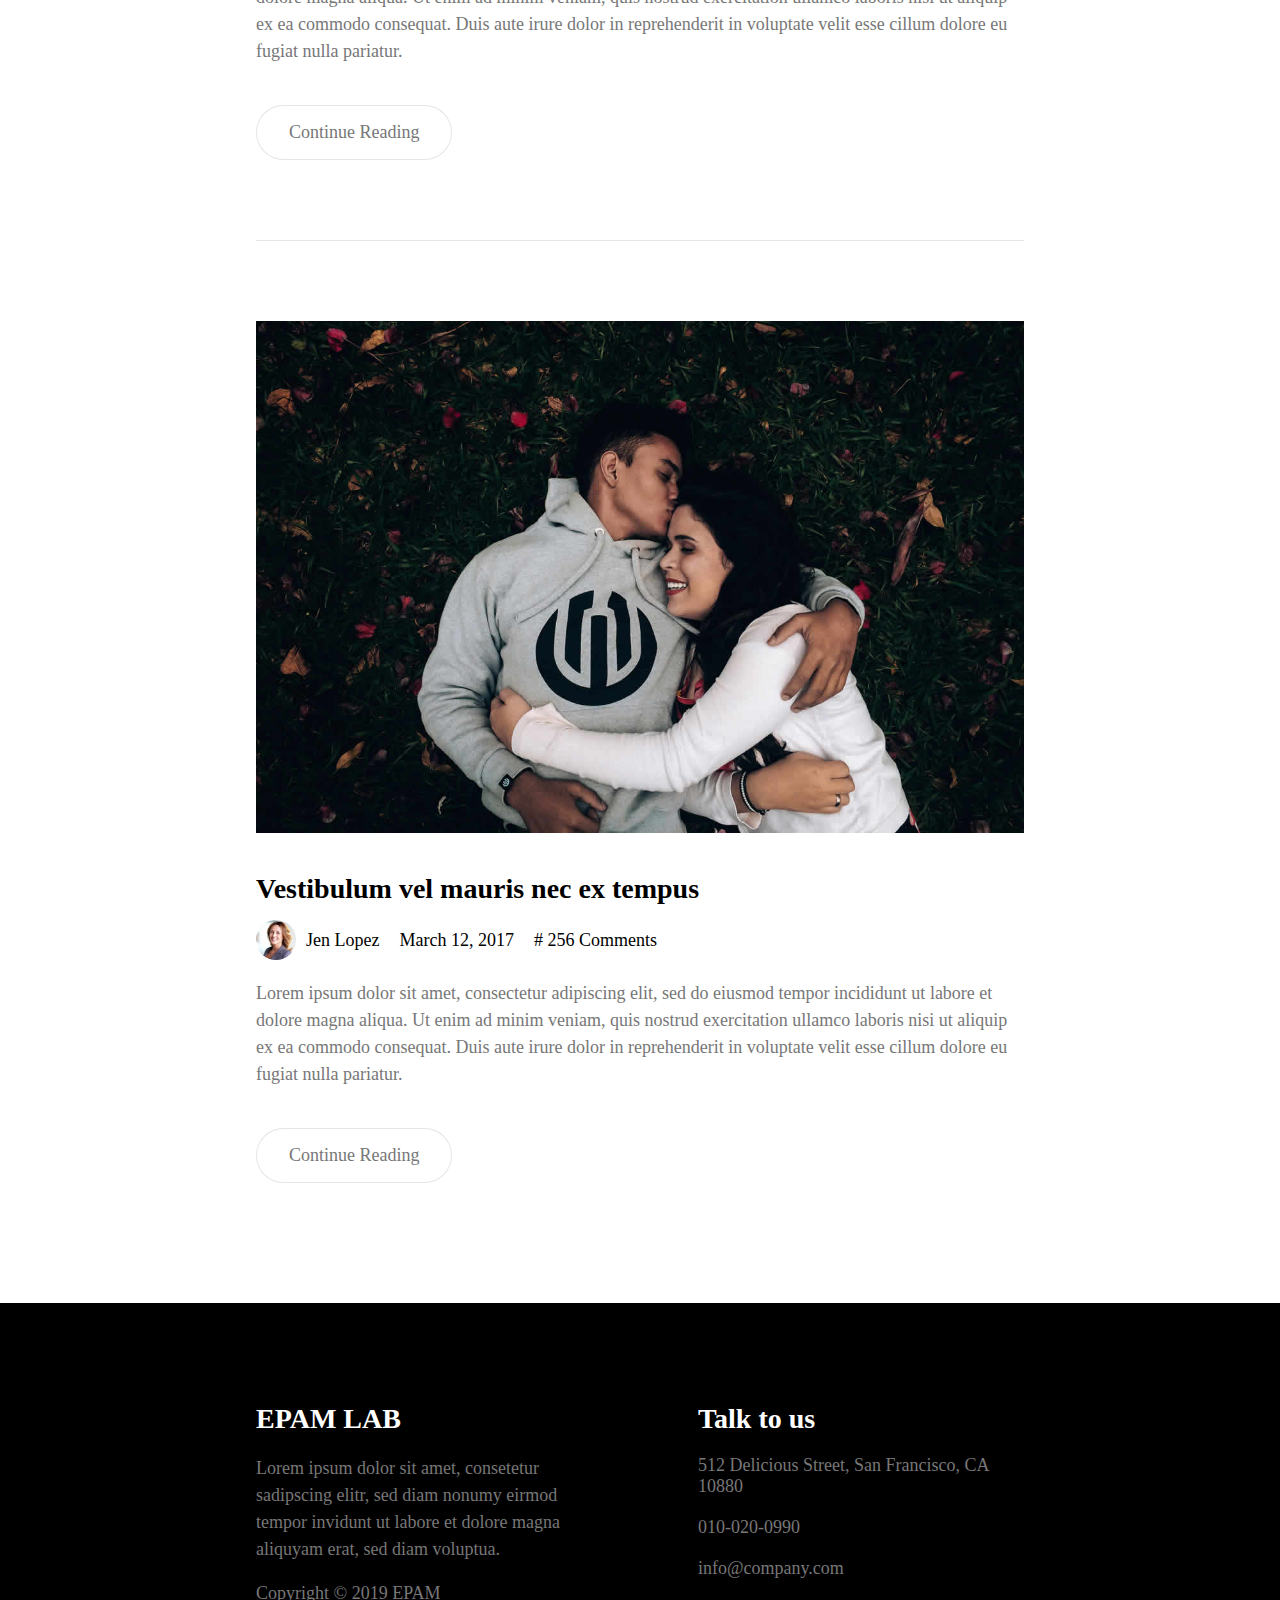
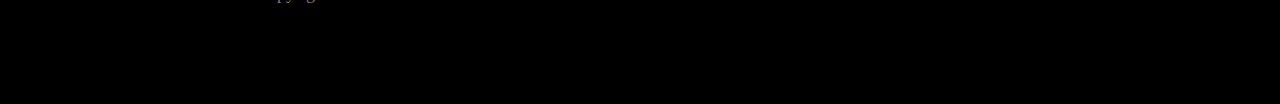
<file: FL12_HW4/homework/index.html>
<!DOCTYPE html>
<html lang="zxx">

<head>
    <meta charset="UTF-8">
    <meta name="viewport" content="width=device-width, initial-scale=1.0">
    <meta http-equiv="X-UA-Compatible" content="ie=edge">
    <link rel="stylesheet" type="text/css" href="css/style.css">
    <title>Front-end Lab</title>
</head>

<body>
    <header id="header">
        <div class="header-wrap">

            <a href="#header" class="header-logo">Front-end Lab</a>
            <nav class="header-nav">
                <ul>
                    <li><a href="#header" class="active">Home</a></li>
                    <li><a href="#banner">About</a></li>
                    <li><a href="#content">Gallery</a></li>
                    <li><a href="#footer">Contact</a></li>
                </ul>
            </nav>

        </div>
    </header>

    <div id="banner">
        <div class="banner-wrap">

            <p class="banner-subtitle">Hello! This is Front-end Lab.</p>
            <h1 class="banner-title">EPAM Front-end Lab</h1>
            <a class="banner-btn" href="#">Discover More</a>

        </div>
    </div>
    
    <div class="gallery">

        <article id="content" class="content">
            <img src="img/blog-image1.jpg" alt="blog-image" class="content-img">
            <h2 class="content-title">We Help You To Make Front-end Great Again</h2>
            <div class="content-about">
                <img src="img/author-image1.jpg" alt="author-image" class="content-about-img">
                <p class="content-about-text">Jen Lopez</p>
                <p class="content-about-text">July 22, 2017</p>
                <p class="content-about-text"># 35 Comments</p>
            </div>
            <p class="content-text">Lorem ipsum dolor sit amet, consectetur adipiscing elit, sed do eiusmod tempor incididunt ut labore et dolore magna aliqua. Ut enim ad minim veniam, quis nostrud exercitation ullamco laboris nisi ut aliquip ex ea commodo consequat. Duis aute irure dolor in reprehenderit in voluptate velit esse cillum dolore eu fugiat nulla pariatur.</p>
            <a href="#" class="content-btn">Continue Reading</a>
        </article>

        <article class="content">
            <img src="img/blog-image2.jpg" alt="blog-image" class="content-img">
            <h2 class="content-title">In pretium tellus et ante accumsan</h2>
            <div class="content-about">
                <img src="img/author-image2.jpg" alt="author-image" class="content-about-img">
                <p class="content-about-text">Leo Dennis</p>
                <p class="content-about-text">June 10, 2017</p>
                <p class="content-about-text"># 48 Comments</p>
            </div>
            <p class="content-text">Lorem ipsum dolor sit amet, consectetur adipiscing elit, sed do eiusmod tempor incididunt ut labore et dolore magna aliqua. Ut enim ad minim veniam, quis nostrud exercitation ullamco laboris nisi ut aliquip ex ea commodo consequat. Duis aute irure dolor in reprehenderit in voluptate velit esse cillum dolore eu fugiat nulla pariatur.</p>
            <a href="#" class="content-btn">Continue Reading</a>
        </article>

        <article class="content">
            <img src="img/blog-image3.jpg" alt="blog-image" class="content-img">
            <h2 class="content-title">Nam interdum maximus dolor faucibus</h2>
            <div class="content-about">
                <img src="img/author-image1.jpg" alt="author-image" class="content-about-img">
                <p class="content-about-text">Jen Lopez</p>
                <p class="content-about-text">May 30, 2017</p>
                <p class="content-about-text"># 63 Comments</p>
            </div>
            <p class="content-text">Lorem ipsum dolor sit amet, consectetur adipiscing elit, sed do eiusmod tempor incididunt ut labore et dolore magna aliqua. Ut enim ad minim veniam, quis nostrud exercitation ullamco laboris nisi ut aliquip ex ea commodo consequat. Duis aute irure dolor in reprehenderit in voluptate velit esse cillum dolore eu fugiat nulla pariatur.</p>
            <a href="#" class="content-btn">Continue Reading</a>
        </article>

        <article class="content">
            <img src="img/blog-image4.jpg" alt="blog-image" class="content-img">
            <h2 class="content-title">The ingredients that make a great burger</h2>
            <div class="content-about">
                <img src="img/author-image2.jpg" alt="author-image" class="content-about-img">
                <p class="content-about-text">Leo Dennis</p>
                <p class="content-about-text">April 18, 2017</p>
                <p class="content-about-text"># 124 Comments</p>
            </div>
            <p class="content-text">Lorem ipsum dolor sit amet, consectetur adipiscing elit, sed do eiusmod tempor incididunt ut labore et dolore magna aliqua. Ut enim ad minim veniam, quis nostrud exercitation ullamco laboris nisi ut aliquip ex ea commodo consequat. Duis aute irure dolor in reprehenderit in voluptate velit esse cillum dolore eu fugiat nulla pariatur.</p>
            <a href="#" class="content-btn">Continue Reading</a>
        </article>

        <article class="content">
            <img src="img/blog-image5.jpg" alt="blog-image" class="content-img">
            <h2 class="content-title">Vestibulum vel mauris nec ex tempus</h2>
            <div class="content-about">
                <img src="img/author-image1.jpg" alt="author-image" class="content-about-img">
                <p class="content-about-text">Jen Lopez</p>
                <p class="content-about-text">March 12, 2017</p>
                <p class="content-about-text"># 256 Comments</p>
            </div>
            <p class="content-text">Lorem ipsum dolor sit amet, consectetur adipiscing elit, sed do eiusmod tempor incididunt ut labore et dolore magna aliqua. Ut enim ad minim veniam, quis nostrud exercitation ullamco laboris nisi ut aliquip ex ea commodo consequat. Duis aute irure dolor in reprehenderit in voluptate velit esse cillum dolore eu fugiat nulla pariatur.</p>
            <a href="#" class="content-btn">Continue Reading</a>
        </article>

    </div>

    <footer id="footer">
        <div class="footer-wrap">

            <div class="footer-item">
                <p class="footer-title">EPAM LAB</p>
                <p class="footer-text footer-text-main">Lorem ipsum dolor sit amet, consetetur sadipscing elitr, sed diam nonumy eirmod tempor invidunt ut labore et dolore magna aliquyam erat, sed diam voluptua.</p>
                <p class="footer-text">Copyright &#169; 2019 EPAM</p>
            </div>

            <div class="footer-contact">
                <p class="footer-title">Talk to us</p>
                <p class="footer-text">512 Delicious Street, San Francisco, CA 10880</p>
                <p class="footer-text"><a href="callto:+0100200990">010-020-0990</a></p>
                <p class="footer-text"><a href="mailto:info@company.com">info@company.com</a></p>
            </div>
            
        </div>
    </footer>
</body>
</file>
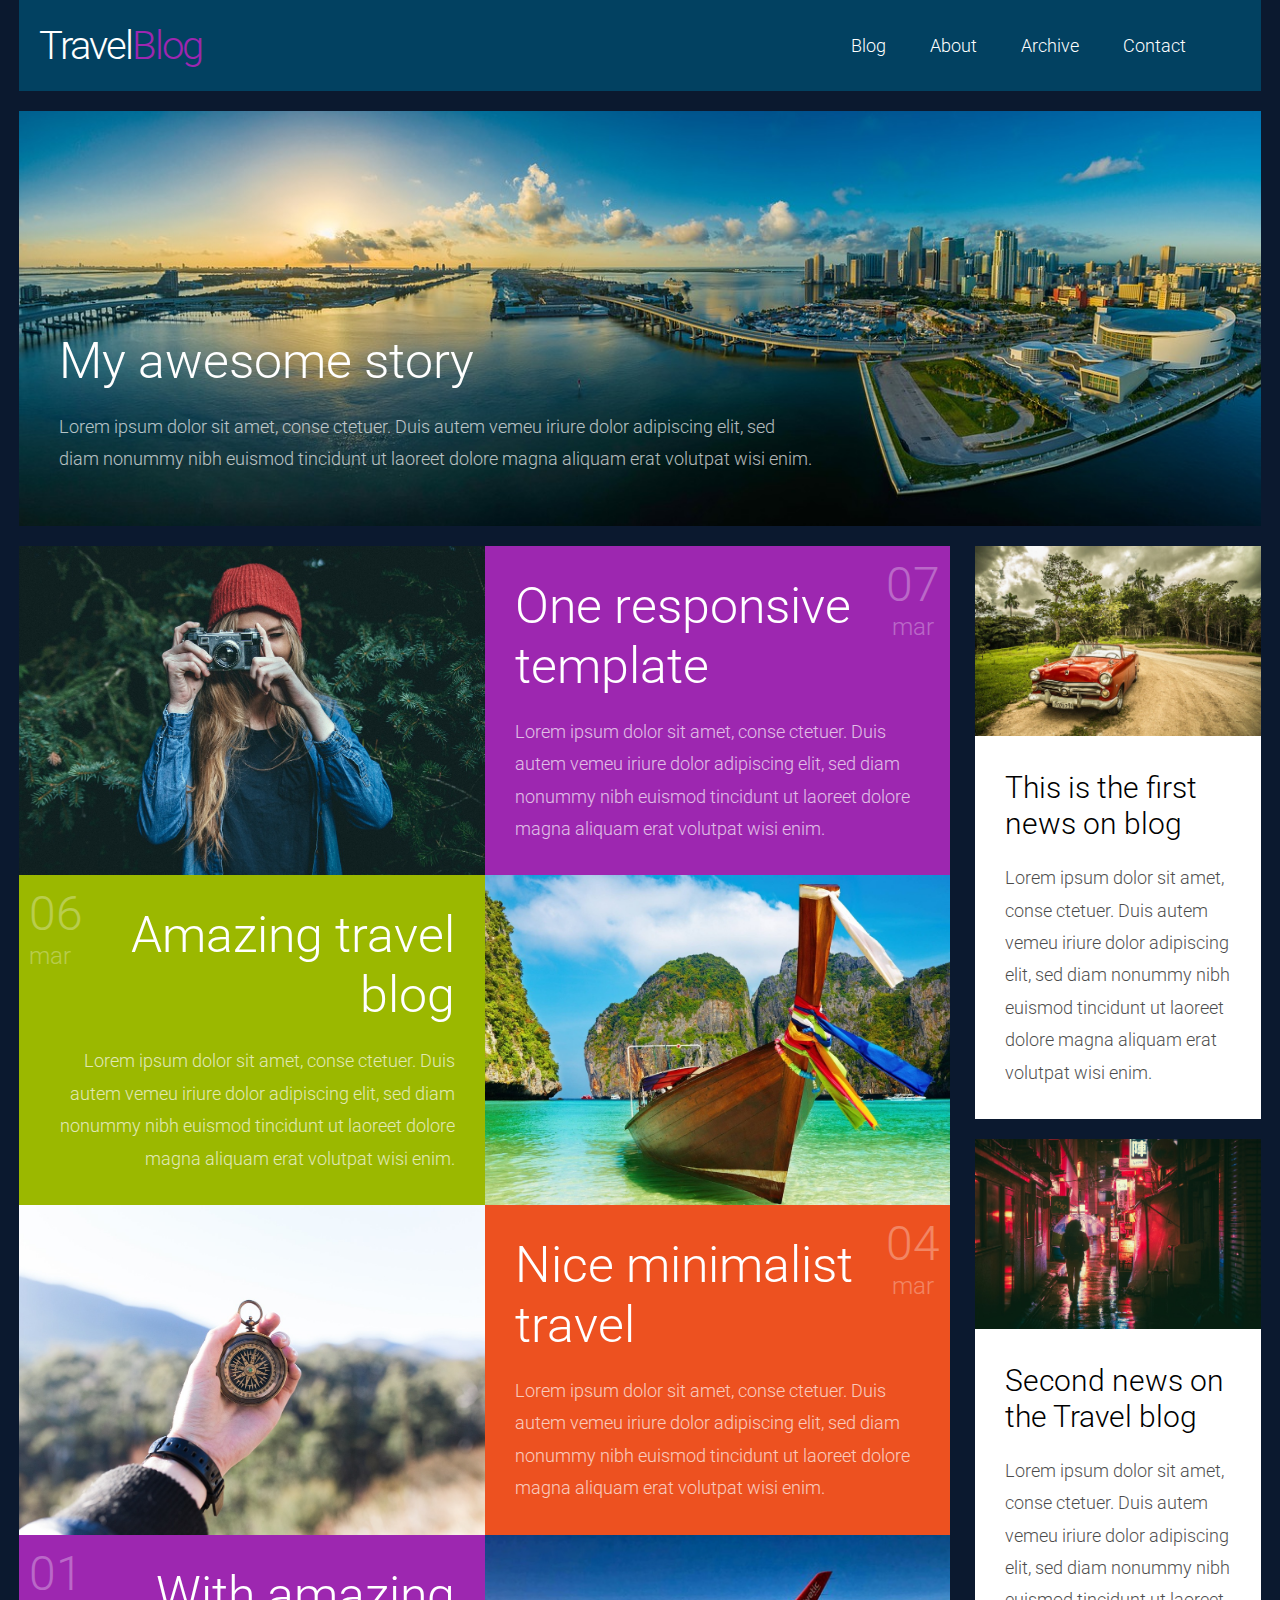
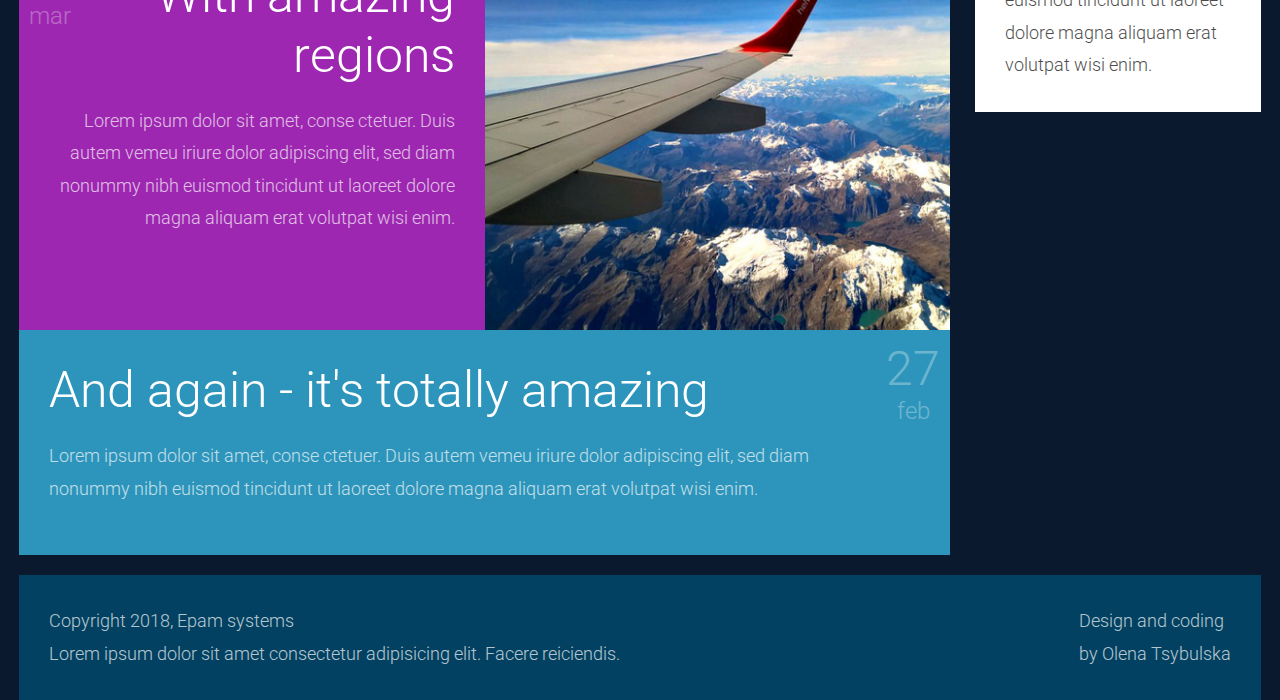
<file: FL12_HW5/homework/index.html>
<!DOCTYPE html>
<html lang="zxx">
<head>
  <meta charset="UTF-8">
  <meta name="viewport" content="width=device-width, initial-scale=1.0">
  <meta http-equiv="X-UA-Compatible" content="ie=edge">
  <link rel="stylesheet" href="css/styles.css">
  <link href='https://fonts.googleapis.com/css?family=Roboto:400,100,300,700&subset=latin,latin-ext' rel='stylesheet' type='text/css'>      
  <title>Responsive</title>
</head>
<body>

  <header class="header">
    <a href="#" class="header-logo">Travel<span>Blog</span></a>
    <nav class="header-nav">
      <ul>
        <li><a href="#">Blog</a></li>
        <li><a href="#">About</a></li>
        <li><a href="#">Archive</a></li>
        <li><a href="#">Contact</a></li>
      </ul>
    </nav>
    <div class="header-nav-sm">
        <div class="a1"></div>
        <div class="a2"></div>
        <div class="a3"></div>
    </div>
  </header>

  <div class="banner" style="background-image: url(img/post0.jpg);">
    <div class="banner-wrap">
        <h2 class="title">My awesome story</h2>
        <p class="subtitle">Lorem ipsum dolor sit amet, conse ctetuer. Duis autem vemeu iriure dolor adipiscing elit, sed diam nonummy nibh euismod tincidunt ut laoreet dolore magna aliquam erat volutpat wisi enim.</p>  
    </div>
  </div>

  <div class="main">

    <div class="post">

        <div class="item post-1">
          <div class="post-item post-img">
            <img src="img/post1.jpg" alt="post">
          </div>
          <div class="post-item post-text">
            <div class="date">
              <p class="date-number">07</p>
              <p class="date-month">mar</p>
            </div>
            <h2 class="title">One responsive template</h2>
            <p class="subtitle">Lorem ipsum dolor sit amet, conse ctetuer. Duis autem vemeu iriure dolor adipiscing elit, sed diam nonummy nibh euismod tincidunt ut laoreet dolore magna aliquam erat volutpat wisi enim.</p>
          </div>
        </div>

        <div class="item post-2">
          <div class="post-item post-text">
              <div class="date">
                <p class="date-number">06</p>
                <p class="date-month">mar</p>
              </div>
            <h2 class="title">Amazing travel blog</h2>
            <p class="subtitle">Lorem ipsum dolor sit amet, conse ctetuer. Duis autem vemeu iriure dolor adipiscing elit, sed diam nonummy nibh euismod tincidunt ut laoreet dolore magna aliquam erat volutpat wisi enim.</p>
          </div>
          <div class="post-item post-img">
            <img src="img/post2.jpg" alt="post">
          </div>
        </div>

        <div class="item post-3">
          <div class="post-item post-img">
            <img src="img/post3.jpg" alt="post">
          </div>
          <div class="post-item post-text">
              <div class="date">
                <p class="date-number">04</p>
                <p class="date-month">mar</p>
              </div>
            <h2 class="title">Nice minimalist travel</h2>
            <p class="subtitle">Lorem ipsum dolor sit amet, conse ctetuer. Duis autem vemeu iriure dolor adipiscing elit, sed diam nonummy nibh euismod tincidunt ut laoreet dolore magna aliquam erat volutpat wisi enim.</p>
          </div>
        </div>

        <div class="item post-4">
          <div class="post-item post-text">
              <div class="date">
                <p class="date-number">01</p>
                <p class="date-month">mar</p>
              </div>
            <h2 class="title">With amazing regions</h2>
            <p class="subtitle">Lorem ipsum dolor sit amet, conse ctetuer. Duis autem vemeu iriure dolor adipiscing elit, sed diam nonummy nibh euismod tincidunt ut laoreet dolore magna aliquam erat volutpat wisi enim.</p>
          </div>
          <div class="post-item post-img">
            <img src="img/post4.jpg" alt="post">
          </div>
        </div>

        <div class="item post-5">
          <div class="post-item-5">
              <div class="post-text">
                  <div class="date">
                    <p class="date-number">27</p>
                    <p class="date-month">feb</p>
                  </div>
                <h2 class="title">And again - it's totally amazing</h2>
                <p class="subtitle">Lorem ipsum dolor sit amet, conse ctetuer. Duis autem vemeu iriure dolor adipiscing elit, sed diam nonummy nibh euismod tincidunt ut laoreet dolore magna aliquam erat volutpat wisi enim.</p>
              </div>
          </div>
        </div>
      </div>
    
      <div class="aside">

        <div class="item">
          <img src="img/news1.jpg" alt="news">
          <div class="aside-text">
            <h2 class="title">This is the first news on blog</h2>
            <p class="subtitle">Lorem ipsum dolor sit amet, conse ctetuer. Duis autem vemeu iriure dolor adipiscing elit, sed diam nonummy nibh euismod tincidunt ut laoreet dolore magna aliquam erat volutpat wisi enim.</p>
          </div>
        </div>

        <div class="item">
          <img src="img/news2.jpg" alt="news">
          <div class="aside-text">
            <h2 class="title">Second news on the Travel blog</h2>
            <p class="subtitle">Lorem ipsum dolor sit amet, conse ctetuer. Duis autem vemeu iriure dolor adipiscing elit, sed diam nonummy nibh euismod tincidunt ut laoreet dolore magna aliquam erat volutpat wisi enim.</p>
          </div>
        </div>
      </div>

  </div>

  <footer class="footer">
    <div class="item">
      <p class="subtitle">Copyright 2018, Epam systems</p>
      <p class="subtitle">Lorem ipsum dolor sit amet consectetur adipisicing elit. Facere reiciendis.</p>
    </div>
    <div class="item">
      <p class="subtitle">Design and coding</p>
      <p class="subtitle">by Olena Tsybulska</p>  
      </div>
  </footer>

</body>
</html>
</file>
<file: FL12_Webinar_HW2/styles/styles.css>
/*

Template 2085 Neuron

http://www.tooplate.com/view/2085-neuron

*/

body {
		background: #ffffff;
    font-family: 'Lora', serif;
    font-style: normal;
		font-weight: 300;
    overflow-x: hidden;
}

body {
  padding-top: 87px;
}

/*---------------------------------------
    Typorgraphy
-----------------------------------------*/

h1,h2,h3,h4,h5,h6 {
  font-family: 'Merriweather', serif;
  font-style: normal;
  font-weight: bold;
  letter-spacing: 0.5px;
}

h1 {
    font-size: 62px;
    padding-bottom: 14px;
    margin-bottom: 0px;
}

h2 {
  font-size: 32px;
}

h2,h3 {
  padding-bottom: 6px;
}

h3 {
  font-size: 26px;
}

h4 {
  color: #666;
  font-size: 12px;
  font-weight: normal;
  letter-spacing: 2px;
}

p {
    color: #777;
    font-size: 15px;
    font-weight: 300;
    line-height: 26px;
    letter-spacing: 0.2px;
}

.btn-success:focus {
  background-color: #000;
  border-color: transparent;
}


/*---------------------------------------
    General
-----------------------------------------*/

html{
  -webkit-font-smoothing: antialiased;
}

a {
  color: #4d638c;
  -webkit-transition: 0.5s;
  -o-transition: 0.5s;
  transition: 0.5s;
  text-decoration: none !important;
}
a:hover, a:active, a:focus {
  color: #4d638c;
  outline: none;
}

* {
  -webkit-box-sizing: border-box;
  -moz-box-sizing: border-box;
  box-sizing: border-box;
}

*:before,
*:after {
  -webkit-box-sizing: border-box;
  -moz-box-sizing: border-box;
  box-sizing: border-box;
}

#about,
#gallery,
#contact,
#blog,
#blog-single-post {
  padding-top: 60px;
  padding-bottom: 80px;
}

.main-about,
.main-single-post,
.main-gallery,
.main-contact {
  height: 65vh;
}

.overlay {
  background: rgba(0,0,0,0.7 );
  width: 100%;
  height: 100vh;
  position: absolute;
  top: 0;
  left: 0;
  right: 0;
  bottom: 0;
}

.parallax-section {
  background-attachment: fixed !important;
  background-size: cover !important;
  overflow: hidden;
}


/*---------------------------------------
    Preloader section
-----------------------------------------*/

.preloader {
  position: fixed;
  top: 0;
  left: 0;
  width: 100%;
  height: 100%;
  z-index: 1020;
  display: flex;
  flex-flow: row nowrap;
  justify-content: center;
  align-items: center;
  background: none repeat scroll 0 0 #ffffff;
}

.sk-spinner-wordpress.sk-spinner {
  background-color: #bfba55;
  width: 40px;
  height: 40px;
  border-radius: 40px;
  position: relative;
  -webkit-animation: sk-innerCircle 1s linear infinite;
  animation: sk-innerCircle 1s linear infinite;
}

.sk-spinner-wordpress .sk-inner-circle {
  display: block;
  background-color: #ffffff;
  width: 16px;
  height: 16px;
  position: absolute;
  border-radius: 8px;
  top: 5px;
  left: 5px;
}

@-webkit-keyframes sk-innerCircle {
  0% {
    -webkit-transform: rotate(0);
            transform: rotate(0); }

  100% {
    -webkit-transform: rotate(360deg);
            transform: rotate(360deg); } }

@keyframes sk-innerCircle {
  0% {
    -webkit-transform: rotate(0);
            transform: rotate(0); }

  100% {
    -webkit-transform: rotate(360deg);
            transform: rotate(360deg); } }



/*---------------------------------------
    Main Navigation
-----------------------------------------*/

.navbar-default {
    background: #ffffff;
    margin: 0 !important;
    padding: 18px 0;
}

.navbar-default .navbar-brand {
  color: #555;
  font-family: 'Merriweather', serif;
  font-weight: bold;
  text-transform: uppercase;
  letter-spacing: 4px;
  margin: 0;
}

.navbar-default .navbar-nav li a {
    color: #777;
    font-size: 16px;
    letter-spacing: 1px;
    -webkit-transition: all 0.4s ease-in-out;
    transition: all 0.4s ease-in-out;
    padding-right: 22px;
    padding-left: 22px;
}

.navbar-default .navbar-nav > li a:hover {
    color: #bfba55 !important;
}

.navbar-default .navbar-nav > li > a:hover,
.navbar-default .navbar-nav > li > a:focus {
    color: #606066;
    background-color: transparent;
}

.navbar-default .navbar-nav li a:hover,
 .navbar-default .navbar-nav .active > a {
    color: #bfba55;
  }

.navbar-default .navbar-nav > .active > a,
.navbar-default .navbar-nav > .active > a:hover,
.navbar-default .navbar-nav > .active > a:focus {
    color: #bfba55;
    background-color: transparent;
}

.navbar-default .navbar-toggle {
     border: none;
     padding-top: 10px;
  }

.navbar-default .navbar-toggle .icon-bar {
    background: #bfba55;
    border-color: transparent;
  }

.navbar-default .navbar-toggle:hover,
.navbar-default .navbar-toggle:focus {
  background-color: transparent;
}



/*---------------------------------------
    Home section
-----------------------------------------*/

#home {
    background-size: cover;
    background-position: center center;
    color: #ffffff;
    display: -webkit-box;
    display: -webkit-flex;
     display: -ms-flexbox;
    display: flex;
    -webkit-box-align: center;
    -webkit-align-items: center;
    -ms-flex-align: center;
     align-items: center;
    position: relative;
    text-align: center;
}

.main-home {
  background: url('../img/home-bg.jpg') no-repeat;
  height: 100vh;
}

.main-about {
  background: url('../img/about-bg.jpg') no-repeat;
}

.main-single-post {
  background: url('../img/single-post-bg.jpg') no-repeat;
}

.main-gallery {
  background: url('../img/gallery-bg.jpg') no-repeat;
}

.main-contact {
  background: url('../img/contact-bg.jpg') no-repeat;
}

#particles-js {
  position: absolute;
  width: 100%;
  height: 100vh;
  top: 0;
  left: 0;
}

#home h4 {
  color: #bfba55;
}

#home .btn {
  background: #ffffff;
  border: 2px solid #ffffff;
  border-radius: 100px;
  color: #444;
  font-family: 'Merriweather', serif;
  font-size: 10px;
  font-weight: bold;
  letter-spacing: 2px;
  text-transform: uppercase;
  padding: 13px 22px;
  margin-top: 42px;
  transition: all 0.4s ease-in-out;
}

#home .btn:hover {
  background: transparent;
  border-color: #ffffff;
  color: #ffffff;
}



/*---------------------------------------
   About section
-----------------------------------------*/

#about .col-md-6 {
  padding-top: 22px;
  padding-bottom: 32px;
}

#about .col-md-6 img {
  padding: 22px 0px 22px 22px;
}

#about .col-md-4 {
  padding-bottom: 32px;
}

#about .col-md-4 img {
  padding-top: 12px;
}



/*---------------------------------------
   Gallery section
-----------------------------------------*/

#gallery span {
  display: block;
  padding-bottom: 32px;
}

#gallery .col-md-6 {
  padding-left: 0px;
  padding-right: 0px;
}

#gallery .gallery-thumb {
  background-color: #ffffff;
  box-shadow: 0px 1px 2px 0px rgba(90, 91, 95, 0.15);
  cursor: pointer;
  display: block;
  position: relative;
  top: 0px;
  transition: all 0.4s ease-in-out;
}

#gallery .gallery-thumb:hover {
  box-shadow: 0px 16px 22px 0px rgba(90, 91, 95, 0.3);
  top: -5px;
}

#gallery .gallery-thumb img {
  width: 100%;
}

#gallery .col-md-12 p {
  padding-top: 22px;
  text-align: center;
}



/*---------------------------------------
   Contact section
-----------------------------------------*/

#contact .col-md-4 {
  padding-left: 0px;
}

#contact .col-md-12 {
  padding-left: 0;
}

#contact form {
  padding-top: 32px;
}

#contact .form-control {
  border: 2px solid #f0f0f0;
  box-shadow: none;
  margin-top: 10px;
  margin-bottom: 10px;
  transition: all 0.4s ease-in-out;
}

#contact .form-control:hover {
  border-color: #555;
}

#contact input {
  height: 50px;
}

#contact input[type="submit"] {
  background: #bfba55;
  border-radius: 100px;
  border: none;
  color: #ffffff;
  font-weight: bold;
  transition: all 0.4s ease-in-out;
}

#contact input[type="submit"]:hover {
  background: #333;
}



/*---------------------------------------
   Blog section
-----------------------------------------*/

.blog-post-thumb {
  border-bottom: 1px solid #f0f0f0;
  padding-top: 32px;
  padding-bottom: 62px;
  margin-bottom: 32px;
}

.blog-post-thumb:last-child {
  border-bottom: 0px;
  padding-bottom: 32px;
  margin-bottom: 0px;
}

.blog-post-image,
.blog-post-video {
  padding-top: 22px;
  padding-bottom: 22px;
  width: 100%;
}

#about img,
.blog-post-image img {
  border-radius: 1px;
}

.blog-post-title a {
  color: #222;
}

.blog-post-title a:hover {
  color: #bfba55;
}

.blog-post-format {
  padding-bottom: 22px;
}

.blog-post-format span {
  letter-spacing: 0.5px;
  padding-right: 12px;
}

.blog-post-format span a {
  color: #333;
}

.blog-post-format span img {
  display: inline-block;
  width: 42px;
  margin-right: 4px;
}

.blog-post-des blockquote {
  margin: 22px;
}

.blog-post-des .btn {
  border-radius: 100px;
  color: #777;
  font-weight: bold;
  letter-spacing: 1px;
  padding: 14px 28px;
  margin-top: 26px;
  transition: all 0.4s ease-in-out;
}

.blog-post-des .btn:hover {
  background: #bfba55;
  border-color: transparent;
  color: #ffffff;
}

.blog-author {
  border-top: 1px solid #f0f0f0;
  border-bottom: 1px solid #f0f0f0;
  padding-top: 32px;
  padding-bottom: 32px;
  margin-top: 42px;
  margin-bottom: 42px;
}

.blog-author .media img {
  display: inline-block;
  width: 90px;
  margin-right: 12px;
}

.blog-author .media a,
.blog-comment .media h3 {
  color: #444;
  font-size: 18px;
  letter-spacing: 1px;
}

.blog-comment {
  border-bottom: 1px solid #f0f0f0;
  padding-bottom: 32px;
  margin-bottom: 42px;
}

.blog-comment .media:nth-child(2) {
  padding-top: 22px;
}

.blog-comment .media img {
  width: 82px;
  margin-right: 12px;
}

.blog-comment .media h3 {
  display: inline-block;
  padding-right: 14px;
}


.blog-comment-form h3 {
  padding-bottom: 18px;
}

#about .col-md-6, #about .col-md-4,
.blog-comment-form .col-md-4 {
  padding-left: 0px;
}

.blog-comment-form .form-control {
  box-shadow: none;
  border: 2px solid #f0f0f0;
  margin-top: 10px;
  margin-bottom: 10px;
  transition: all 0.4s ease-in-out;
}

.blog-comment-form .form-control:hover {
  border-color: #555;
}

.blog-comment-form input {
  height: 45px;
}

.blog-comment-form input[type="submit"] {
  background: #bfba55;
  border-radius: 100px;
  border: none;
  color: #ffffff;
  font-weight: bold;
  transition: all 0.4s ease-in-out;
}

.blog-comment-form input[type="submit"]:hover {
  background: #333;
  border-color: transparent;
  color: #ffffff;
}



/*---------------------------------------
   Blog Single Post section
-----------------------------------------*/

#blog-single-post .blog-single-post-image {
  padding-top: 22px;
}

#blog-single-post .blog-single-post-image .col-md-4 {
  padding-left: 0px;
  padding-right: 0px;
  padding-bottom: 22px;
}

#blog-single-post .blog-single-post-image img {
  border-radius: 1px;
  padding-right: 12px;
}

#blog-single-post .blog-post-des h3 {
  padding-top: 16px;
}



/*---------------------------------------
   Footer section
-----------------------------------------*/

footer {
    background: #000;
    color: #ffffff;
    padding: 80px 0px;
    position: relative;
}

footer .col-md-4 .fa {
  color: #ffffff;
  padding-right: 8px;
}

footer hr {
  border-color: #121212;
  margin-top: 62px;
  margin-bottom: 42px;
}

footer .footer-copyright {
  padding-top: 12px;
}



/* Back top */
.go-top {
  background-color: #ffffff;
  box-shadow: 1px 1.732px 12px 0px rgba( 0, 0, 0, .14 ), 1px 1.732px 3px 0px rgba( 0, 0, 0, .12 );
  transition : all 1s ease;
  bottom: 2em;
  right: 2em;
  color: #333;
  font-size: 24px;
  display: none;
  position: fixed;
  text-decoration: none;
  width: 40px;
  height: 40px;
  line-height: 38px;
  text-align: center;
  border-radius: 100%;
}

.go-top:hover {
    background: #bfba55;
    color: #ffffff;
}



/*---------------------------------------
   Social icon
-----------------------------------------*/

.social-icon {
    position: relative;
    padding: 0;
    margin: 0;
    text-align: center;
}

.social-icon li {
    display: inline-block;
    list-style: none;
}

.social-icon li a {
    border: 2px solid #292929;
    color: #292929;
    border-radius: 100px;
    cursor: pointer;
    font-size: 16px;
    text-decoration: none;
    transition: all 0.4s ease-in-out;
    width: 50px;
    height: 50px;
    line-height: 50px;
    text-align: center;
    vertical-align: middle;
    position: relative;
    margin: 22px 12px 10px 12px;
}

.social-icon li a:hover {
    border-color: #bfba55;
    color: #bfba55;
    transform: scale(1.1);
}



/*---------------------------------------
   Mobile Responsive
-----------------------------------------*/

@media (max-width: 980px) {

  .main-about,
  .main-single-post,
  .main-gallery,
  .main-contact {
    height: 35vh;
  }

}


@media (max-width: 768px) {

  h1 {
    font-size: 52px;
  }

  h2 {
    font-size: 26px;
  }

  #about .col-md-6 img {
    padding-left: 0px;
  }

  #blog-single-post .blog-single-post-image img {
    padding-bottom: 22px;
  }

  footer .col-md-4 {
    padding-top: 22px;
  }

}


@media (max-width: 650px) {

  h1 {
    font-size: 42px;
  }

  #about, #gallery,
  #contact,
  #blog, #blog-single-post {
    padding-top: 60px;
    padding-bottom: 60px;
  }

}
</file>
<file: FL12_HW1/homework/style.css>
html,body,div,span,applet,object,iframe,h1,h2,h3,h4,h5,h6,p,blockquote,pre,a,abbr,acronym,address,big,cite,code,del,dfn,em,font,img,ins,kbd,q,s,samp,small,strike,strong,sub,sup,tt,var,b,u,i,center,dl,dt,dd,ol,ul,li,fieldset,form,label,legend,table,caption,tbody,tfoot,thead,tr,th,td{background:transparent;border:0;margin:0;padding:0;vertical-align:baseline}body{line-height:1}h1,h2,h3,h4,h5,h6{clear:both;font-weight:normal}ol,ul{list-style:none}blockquote{quotes:none}blockquote:before,blockquote:after{content:'';content:none}del{text-decoration:line-through}table{border-collapse:collapse;border-spacing:0}a img{border:0}#container{float:left;margin:0 -240px 0 0;width:100%}#primary,#secondary{float:right;overflow:hidden;width:220px}#secondary{clear:right}#footer{clear:both;width:100%}.one-column #content{margin:0 auto;width:640px}.single-attachment #content{margin:0 auto;width:900px}body,input,textarea,.page-title span,.pingback a.url{font-family:Georgia,"Bitstream Charter",serif}h3#comments-title,h3#reply-title,#access .menu,#access div.menu ul,#cancel-comment-reply-link,.form-allowed-tags,#site-info,#site-title,#wp-calendar,.comment-meta,.comment-body tr th,.comment-body thead th,.entry-content label,.entry-content tr th,.entry-content thead th,.entry-meta,.entry-title,.entry-utility,#respond label,.navigation,.page-title,.pingback p,.reply,.widget-title,.wp-caption-text{font-family:"Helvetica Neue",Arial,Helvetica,"Nimbus Sans L",sans-serif}input[type="submit"]{font-family:"Helvetica Neue",Arial,Helvetica,"Nimbus Sans L",sans-serif}pre{font-family:"Courier 10 Pitch",Courier,monospace}code{font-family:Monaco,Consolas,"Andale Mono","DejaVu Sans Mono",monospace}#access .menu-header,div.menu,#colophon,#branding,#main,#wrapper{margin:0 auto;width:940px}#wrapper{background:#fff;margin-top:20px;padding:0 20px}#footer-widget-area{overflow:hidden}#footer-widget-area .widget-area{float:left;margin-right:20px;width:220px}#footer-widget-area #fourth{margin-right:0}#site-info{float:left;font-size:14px;font-weight:bold;width:700px}#site-generator{float:right;width:220px}body{background:#f1f1f1}body,input,textarea{color:#666;font-size:12px;line-height:18px}hr{background-color:#e7e7e7;border:0;clear:both;height:1px;margin-bottom:18px}p{margin-bottom:18px}ul{list-style:square;margin:0 0 18px 1.5em}ol{list-style:decimal;margin:0 0 18px 1.5em}ol ol{list-style:upper-alpha}ol ol ol{list-style:lower-roman}ol ol ol ol{list-style:lower-alpha}ul ul,ol ol,ul ol,ol ul{margin-bottom:0}dl{margin:0 0 24px 0}dt{font-weight:bold}dd{margin-bottom:18px}strong{font-weight:bold}cite,em,i{font-style:italic}big{font-size:131.25%}ins{background:#ffc;text-decoration:none}blockquote{font-style:italic;padding:0 3em}blockquote cite,blockquote em,blockquote i{font-style:normal}pre{background:#f7f7f7;color:#222;line-height:18px;margin-bottom:18px;overflow:auto;padding:1.5em}abbr,acronym{cursor:help}sup,sub{height:0;line-height:1;position:relative;vertical-align:baseline}sup{bottom:1ex}sub{top:.5ex}small{font-size:smaller}input{margin-bottom:10px}input[type="text"],input[type="password"],input[type="email"],input[type="url"],input[type="number"],textarea{background:#f9f9f9;border:1px solid #ccc;box-shadow:inset 1px 1px 1px rgba(0,0,0,0.1);-moz-box-shadow:inset 1px 1px 1px rgba(0,0,0,0.1);-webkit-box-shadow:inset 1px 1px 1px rgba(0,0,0,0.1);padding:2px}a:link{color:#06c}a:visited{color:#743399}a:active,a:hover{color:#ff4b33}.screen-reader-text{clip:rect(1px,1px,1px,1px);overflow:hidden;position:absolute !important;height:1px;width:1px}#header{padding:30px 0 0 0}#site-title{float:left;font-size:30px;line-height:36px;margin:0 0 18px 0;width:700px}#site-title a{color:#000;font-weight:bold;text-decoration:none}#site-description{color:#000;clear:right;float:right;font-style:italic;margin:15px 0 18px 0;opacity:.65;width:220px}#branding img{border-top:4px solid #000;border-bottom:1px solid #000;display:block;float:left}#access{background:#000;display:block;float:left;margin:0 auto;width:940px}#access .menu-header,div.menu{font-size:13px;margin-left:12px;width:928px}#access .menu-header ul,div.menu ul{list-style:none;margin:0}#access .menu-header li,div.menu li{float:left;position:relative}#access a{color:#aaa;display:block;line-height:38px;padding:0 10px;text-decoration:none}#access ul ul{box-shadow:0 3px 3px rgba(0,0,0,0.2);-moz-box-shadow:0 3px 3px rgba(0,0,0,0.2);-webkit-box-shadow:0 3px 3px rgba(0,0,0,0.2);display:none;position:absolute;top:38px;left:0;float:left;width:180px;z-index:99999}#access ul ul li{min-width:180px}#access ul ul ul{left:100%;top:0}#access ul ul a{background:#333;line-height:1em;padding:10px;width:160px;height:auto}#access li:hover>a,#access ul ul:hover>a{background:#333;color:#fff}#access ul li:hover>ul{display:block}#access ul li.current_page_item>a,#access ul li.current_page_ancestor>a,#access ul li.current-menu-ancestor>a,#access ul li.current-menu-item>a,#access ul li.current-menu-parent>a{color:#fff}* html #access ul li.current_page_item a,* html #access ul li.current_page_ancestor a,* html #access ul li.current-menu-ancestor a,* html #access ul li.current-menu-item a,* html #access ul li.current-menu-parent a,* html #access ul li a:hover{color:#fff}#main{clear:both;overflow:hidden;padding:40px 0 0 0}#content{margin-bottom:36px}#content,#content input,#content textarea{color:#333;font-size:16px;line-height:24px}#content p,#content ul,#content ol,#content dd,#content pre,#content hr{margin-bottom:24px}#content ul ul,#content ol ol,#content ul ol,#content ol ul{margin-bottom:0}#content pre,#content kbd,#content tt,#content var{font-size:15px;line-height:21px}#content code{font-size:13px}#content dt,#content th{color:#000}#content h1,#content h2,#content h3,#content h4,#content h5,#content h6{color:#000;line-height:1.5em;margin:0 0 20px 0}#content table{border:1px solid #e7e7e7;margin:0 -1px 24px 0;text-align:left;width:100%}#content tr th,#content thead th{color:#777;font-size:12px;font-weight:bold;line-height:18px;padding:9px 24px;border-right:1px solid #e7e7e7}#content tr td{border-top:1px solid #e7e7e7;padding:6px 24px;border-right:1px solid #e7e7e7}#content tr.odd td{background:#f2f7fc}.hentry{margin:0 0 48px 0}.home .sticky{background:#f2f7fc;border-top:4px solid #000;margin-left:-20px;margin-right:-20px;padding:18px 20px}.single .hentry{margin:0 0 36px 0}.page-title{color:#000;font-size:14px;font-weight:bold;margin:0 0 36px 0}.page-title span{color:#333;font-size:16px;font-style:italic;font-weight:normal}.page-title a:link,.page-title a:visited{color:#777;text-decoration:none}.page-title a:active,.page-title a:hover{color:#ff4b33}#content .entry-title{color:#000;font-size:21px;font-weight:bold;line-height:1.3em;margin-bottom:0}.entry-title a:link,.entry-title a:visited{color:#000;text-decoration:none}.entry-title a:active,.entry-title a:hover{color:#ff4b33}.entry-meta{color:#777;font-size:12px}.entry-meta abbr,.entry-utility abbr{border:0}.entry-meta abbr:hover,.entry-utility abbr:hover{border-bottom:1px dotted #666}.single-author .by-author{position:absolute !important;clip:rect(1px 1px 1px 1px);clip:rect(1px,1px,1px,1px)}.entry-content,.entry-summary{clear:both;padding:12px 0 0 0}.entry-content .more-link{white-space:nowrap}#content .entry-summary p:last-child{margin-bottom:12px}.entry-content fieldset{border:1px solid #e7e7e7;margin:0 0 24px 0;padding:24px}.entry-content fieldset legend{background:#fff;color:#000;font-weight:bold;padding:0 24px}.entry-content input{margin:0 0 24px 0}.entry-content input.file,.entry-content input.button{margin-right:24px}.entry-content label{color:#777;font-size:12px}.entry-content select{margin:0 0 24px 0}.entry-content sup,.entry-content sub{font-size:10px}.entry-content blockquote.left{float:left;margin-left:0;margin-right:24px;text-align:right;width:33%}.entry-content blockquote.right{float:right;margin-left:24px;margin-right:0;text-align:left;width:33%}.page-link{clear:both;color:#000;font-weight:bold;line-height:48px;word-spacing:.5em}.page-link a:link,.page-link a:visited{background:#f1f1f1;color:#333;font-weight:normal;padding:.5em .75em;text-decoration:none}.home .sticky .page-link a{background:#d9e8f7}.page-link a:active,.page-link a:hover{color:#ff4b33}body.page .edit-link{clear:both;display:block}#entry-author-info{background:#f2f7fc;border-top:4px solid #000;clear:both;font-size:14px;line-height:20px;margin:24px 0;overflow:hidden;padding:18px 20px}#entry-author-info #author-avatar{background:#fff;border:1px solid #e7e7e7;float:left;height:60px;margin:0 -104px 0 0;padding:11px}#entry-author-info #author-description{float:left;margin:0 0 0 104px}#entry-author-info h2{color:#000;font-size:100%;font-weight:bold;margin-bottom:0}.entry-utility{clear:both;color:#777;font-size:12px;line-height:18px}.entry-meta a,.entry-utility a{color:#777}.entry-meta a:hover,.entry-utility a:hover{color:#ff4b33}#content .video-player{padding:0}.format-standard .wp-video,.format-standard .wp-audio-shortcode,.format-audio .wp-audio-shortcode,.format-standard .video-player{margin-bottom:24px}.home #content .format-aside p,.home #content .category-asides p{font-size:14px;line-height:20px;margin-bottom:10px;margin-top:0}.format-gallery .size-thumbnail img,.category-gallery .size-thumbnail img{border:10px solid #f1f1f1;margin-bottom:0}.format-gallery .gallery-thumb,.category-gallery .gallery-thumb{float:left;margin-right:20px;margin-top:-4px}.home #content .format-gallery .entry-utility,.home #content .category-gallery .entry-utility{padding-top:4px}.attachment .entry-content .entry-caption{font-size:140%;margin-top:24px}.attachment .entry-content .nav-previous a:before{content:'\2190\00a0'}.attachment .entry-content .nav-next a:after{content:'\00a0\2192'}#content img.size-auto,#content img.size-full,#content img.size-large,#content img.size-medium,#content .entry-attachment img,#content .widget-container img{max-width:100%;height:auto}#ie8 #content img.size-auto,#ie8 #content img.size-full,#ie8 #content img.size-large,#ie8 #content img.size-medium,#ie8 #content .entry-attachment img{width:auto}.alignleft,img.alignleft{display:inline;float:left;margin-right:24px;margin-top:4px}.alignright,img.alignright{display:inline;float:right;margin-left:24px;margin-top:4px}.aligncenter,img.aligncenter{clear:both;display:block;margin-left:auto;margin-right:auto}img.alignleft,img.alignright,img.aligncenter{margin-bottom:12px}.wp-caption{background:#f1f1f1;line-height:18px;margin-bottom:20px;max-width:100%;padding:4px;text-align:center}.wp-caption img{margin:5px 5px 0;max-width:622px}.wp-caption p.wp-caption-text{color:#777;font-size:12px;margin:5px}.wp-smiley{margin:0}.gallery{margin:0 auto 18px}.gallery .gallery-item{float:left;margin-top:0;text-align:center}.gallery-columns-1 .gallery-item{width:100%}.gallery-columns-2 .gallery-item{width:50%}.gallery-columns-3 .gallery-item{width:33%}.gallery-columns-4 .gallery-item{width:25%}.gallery-columns-5 .gallery-item{width:20%}.gallery-columns-6 .gallery-item{width:16%}.gallery-columns-7 .gallery-item{width:14%}.gallery-columns-8 .gallery-item{width:12%}.gallery-columns-9 .gallery-item{width:11%}.gallery-columns-1 img{max-width:620px}.gallery-columns-2 img{max-width:288px}.gallery-columns-3 img{max-width:177px}.gallery-columns-4 img{max-width:122px}.gallery-columns-5 img{max-width:88px}.gallery-columns-6 img{max-width:66px}.gallery-columns-7 img{max-width:50px}.gallery-columns-8 img{max-width:39px}.gallery-columns-9 img{max-width:29px}.gallery-item img{height:auto}.gallery-columns-2 .attachment-medium{max-width:92%;height:auto}.gallery-columns-4 .attachment-thumbnail{max-width:84%;height:auto}.gallery .gallery-caption{color:#777;font-size:12px;margin:0 0 12px}.gallery dl{margin:0}.gallery img{border:10px solid #f1f1f1}.gallery br+br{display:none}#content .entry-attachment img{display:block;margin:0 auto}.navigation{color:#777;font-size:12px;line-height:18px;overflow:hidden}.navigation a:link,.navigation a:visited{color:#777;text-decoration:none}.navigation a:active,.navigation a:hover{color:#ff4b33}.nav-previous{float:left;width:50%}.nav-next{float:right;text-align:right;width:50%}#nav-above{margin:0 0 18px 0}#nav-above{display:none}.paged #nav-above,.single #nav-above{display:block}#nav-below{margin:-18px 0 0 0}#comments{clear:both}#comments .navigation{padding:0 0 18px 0}h3#comments-title,h3#reply-title{color:#000;font-size:20px;font-weight:bold;margin-bottom:0}h3#comments-title{padding:24px 0}.commentlist{list-style:none;margin:0}.commentlist li.comment{border-bottom:1px solid #e7e7e7;line-height:24px;margin:0 0 24px 0;padding:0 0 0 56px;position:relative}.commentlist li:last-child{border-bottom:0;margin-bottom:0}#comments .comment-body ul,#comments .comment-body ol{margin-bottom:18px}#comments .comment-body p:last-child{margin-bottom:6px}#comments .comment-body blockquote p:last-child{margin-bottom:24px}.commentlist ol{list-style:decimal}.commentlist .avatar{position:absolute;top:4px;left:0}.comment-author cite{color:#000;font-style:normal;font-weight:bold}.comment-author .says{font-style:italic}.comment-meta{font-size:12px;margin:0 0 18px 0}.comment-meta a:link,.comment-meta a:visited{color:#777;text-decoration:none}.comment-meta a:active,.comment-meta a:hover{color:#ff4b33}.commentlist .bypostauthor>div{background:#f2f7fc;border-top:4px solid #000;margin-bottom:10px;padding:10px 0 0 20px}.reply{font-size:12px;padding:0 0 24px 0}.reply a,a.comment-edit-link{color:#777}.reply a:hover,a.comment-edit-link:hover{color:#ff4b33}.commentlist .children{list-style:none;margin:0}.commentlist .children li{border:0;margin:0}.nopassword,.nocomments{display:none}#comments .pingback{border-bottom:1px solid #e7e7e7;margin-bottom:18px;padding-bottom:18px}.commentlist li.comment+li.pingback{margin-top:-6px}#comments .pingback p{color:#777;display:block;font-size:12px;line-height:18px;margin:0}#comments .pingback .url{font-size:13px;font-style:italic}input[type="submit"]{color:#333}form{text-align:right}input{width:200px}#respond{border-top:1px solid #e7e7e7;margin:24px 0;overflow:hidden;position:relative}#respond p{margin:0}#respond .comment-notes{margin-bottom:1em}.form-allowed-tags{line-height:1em}.children #respond{margin:0 48px 0 0}h3#reply-title{margin:18px 0}#comments-list #respond{margin:0 0 18px 0}#comments-list ul #respond{margin:0}#cancel-comment-reply-link{font-size:12px;font-weight:normal;line-height:18px}#respond .required{color:#ff4b33;font-weight:bold}#respond label{color:#777;font-size:12px}#respond input{margin:0 0 9px;width:98%}#respond textarea{width:98%}#respond .form-allowed-tags{color:#777;font-size:12px;line-height:18px}#respond .form-allowed-tags code{font-size:11px}#respond .form-submit{margin:12px 0}#respond .form-submit input{font-size:14px;width:auto}.widget-area ul{list-style:none;margin-left:0}.widget-area ul ul{list-style:square;margin-left:1.3em}.widget-area select{max-width:100%}.widget_search #s{width:60%}.widget_search label{display:none}.widget-container{word-wrap:break-word;-webkit-hyphens:auto;-moz-hyphens:auto;hyphens:auto;margin:0 0 18px 0}.widget-container .wp-caption img{margin:auto}.widget-container.widget_image .wp-caption{width:auto}.widget-container.widget_image .wp-caption img{margin-left:-8px}.widget-title{color:#222;font-size:14px;font-weight:bold}.widget-area a:link,.widget-area a:visited{text-decoration:none}.widget-area a:active,.widget-area a:hover{text-decoration:underline}.widget-area .entry-meta{font-size:11px}#wp_tag_cloud div{line-height:1.6em}#wp-calendar{width:100%}#wp-calendar caption{color:#222;font-size:14px;font-weight:bold;padding-bottom:4px;text-align:left}#wp-calendar thead{font-size:11px}#wp-calendar tbody{color:#aaa}#wp-calendar tbody td{background:#f5f5f5;border:1px solid #fff;padding:3px 0 2px;text-align:center}#wp-calendar tbody .pad{background:0}#wp-calendar tfoot #next{text-align:right}.widget_rss a.rsswidget{color:#000}.widget_rss a.rsswidget:hover{color:#ff4b33}.widget_rss .widget-title img{width:11px;height:11px}#main .widget-area ul{margin-left:0;padding:0 20px 0 0}#main .widget-area ul ul{border:0;margin-left:1.3em;padding:0}#main .widget-container.music-player ul{margin:0}#footer{margin-bottom:20px}#colophon{border-top:4px solid #000;margin-top:-4px;overflow:hidden;padding:18px 0}#site-info{font-weight:bold}#site-info a{color:#000;text-decoration:none}#site-generator{font-style:italic;position:relative}#site-generator a{background:url(images/wordpress.png) center left no-repeat;color:#666;display:inline-block;line-height:16px;padding-left:20px;text-decoration:none}#site-generator a:hover{text-decoration:underline}img#wpstats{display:block;margin:0 auto 10px}pre{-webkit-text-size-adjust:140%}code{-webkit-text-size-adjust:160%}#access,.entry-meta,.entry-utility,.navigation,.widget-area{-webkit-text-size-adjust:120%}#site-description{-webkit-text-size-adjust:none}@media print{body{background:none !important}#wrapper{clear:both !important;display:block !important;float:none !important;position:relative !important}#header{border-bottom:2pt solid #000;padding-bottom:18pt}#colophon{border-top:2pt solid #000}#site-title,#site-description{float:none;line-height:1.4em;margin:0;padding:0}#site-title{font-size:13pt}.entry-content{font-size:14pt;line-height:1.6em}.entry-title{font-size:21pt}#access,#branding img,#respond,.comment-edit-link,.edit-link,.navigation,.page-link,.widget-area{display:none !important}#container,#header,#footer{margin:0;width:100%}#content,.one-column #content{margin:24pt 0 0;width:100%}.wp-caption p{font-size:11pt}#site-info,#site-generator{float:none;width:auto}#colophon{width:auto}img#wpstats{display:none}#site-generator a{margin:0;padding:0}#entry-author-info{border:1px solid #e7e7e7}#main{display:inline}.home .sticky{border:0}}img{width:140px;vertical-align:middle;display:block;margin:0 auto;margin-left:calc(50% - 50px);margin-bottom:20px}nav>a{padding:10px;color:#0279c1}nav>a b:hover{color:#00527a}nav>a:visited{color:#0279c1}article{padding-left:10px}footer{margin-top:20px;padding:40px 20px;text-align:center;background:#3333}
</file>
<file: FL12_HW11/homework/material-icons/material-icons.css>
@font-face {
  font-family: 'Material Icons';
  font-style: normal;
  font-weight: 400;
  src: url(MaterialIcons-Regular.eot); /* For IE6-8 */
  src: local('Material Icons'),
       local('MaterialIcons-Regular'),
       url(MaterialIcons-Regular.woff2) format('woff2'),
       url(MaterialIcons-Regular.woff) format('woff'),
       url(MaterialIcons-Regular.ttf) format('truetype');
}

.material-icons {
  font-family: 'Material Icons';
  font-weight: normal;
  font-style: normal;
  font-size: 24px;  /* Preferred icon size */
  display: inline-block;
  line-height: 1;
  text-transform: none;
  letter-spacing: normal;
  word-wrap: normal;
  white-space: nowrap;
  direction: ltr;

  /* Support for all WebKit browsers. */
  -webkit-font-smoothing: antialiased;
  /* Support for Safari and Chrome. */
  text-rendering: optimizeLegibility;

  /* Support for Firefox. */
  -moz-osx-font-smoothing: grayscale;

  /* Support for IE. */
  font-feature-settings: 'liga';
}
</file>
<file: FL12_HW11/homework/styles.css>
#root {
    cursor: pointer;
}
ul {
    list-style: none;
    padding: 0 0 0 5px;
}
ul li:hover {
    background-color: #efefef;
}
i {
    color: #edbc0b;
    vertical-align: middle;
}
span {
    vertical-align: middle;
    font-size: 1.3em;
    padding-left: 5px;
}
.insert_drive_file {
    color: #bbbbbb;
}
.empty {
    font-style: italic;
}
.close {
    display: none;
}
.open {
    display: block;
}
</file>
<file: FL12_HW12/homework/assets/styles.css>
.open {
    display: block;
}
.close {
    display: none;
}
.input {
    margin: 10px 10px 10px 0;
    border: none;
    border-bottom: 1px solid gray;
}
.button {
    margin: 10px 10px 10px 0;
    width: 120px;
}
</file>
<file: FL12_HW3/homework/css/style1.css>
* {
  margin: 0;
  padding: 0;
  box-sizing: border-box; }

body {
  background-color: #fff;
  font-family: "Source Sans Pro", sans-serif; }

.landing-logo {
  display: flex;
  padding: 15px 0; }
  .landing-logo p {
    display: flex;
    flex-direction: column;
    margin: auto 15px;
    font-family: "Hind", sans-serif;
    font-size: 22px;
    font-weight: bold;
    line-height: 1.1; }
    .landing-logo p span {
      text-align: center;
      font-size: 10px; }

.header {
  background-image: url(../img/m-h-day.jpg);
  background-size: cover;
  background-position: center;
  border-bottom-right-radius: 650px 250px;
  color: #2c2f3c; }
  .header .header-wrap {
    width: 80%;
    margin: 0 auto; }
    .header .header-wrap .header_heading {
      width: 50%;
      font-size: 63px;
      font-weight: bold;
      line-height: 1em;
      margin: 40px 0 30px;
      position: relative;
      z-index: 2; }
      .header .header-wrap .header_heading::before {
        content: "";
        position: absolute;
        background-color: #14a0c7;
        z-index: -1;
        top: 80px;
        left: 0;
        width: 265px;
        height: 45px; }
    .header .header-wrap .header_text {
      font-size: 14px;
      white-space: pre-line;
      font-family: "Hind", sans-serif;
      line-height: 1.6em; }
    .header .header-wrap .header_button {
      background-color: #699900;
      border: 1px solid transparent;
      border-radius: 3px;
      color: #fff;
      width: 125px;
      height: 40px;
      font-size: 14px;
      font-weight: 600;
      margin: 50px 130px 150px 0; }
    .header .header-wrap .login {
      color: #fff;
      font-size: 16px; }

.section .section_text {
  width: 60%;
  margin: 35px auto;
  text-align: center;
  font-size: 37px;
  font-weight: 600;
  color: #2c2f3c;
  position: relative;
  z-index: 2; }
  .section .section_text::before {
    content: "";
    position: absolute;
    background-color: #14a0c7;
    z-index: -1;
    top: 0;
    left: 51%;
    width: 165px;
    height: 45px; }
.section .section_card_wrap {
  width: 60%;
  margin: 0 auto;
  display: flex;
  flex-direction: column; }
  .section .section_card_wrap .section_card {
    display: flex;
    padding: 20px 0 20px 20px;
    background-color: #21232e;
    margin-bottom: 20px;
    border-radius: 5px; }
    .section .section_card_wrap .section_card .section_card_img {
      width: 100%;
      height: auto;
      border-radius: 5px; }
    .section .section_card_wrap .section_card .section_card_right_container {
      padding: 35px 0 35px;
      text-align: center;
      color: #fff; }
      .section .section_card_wrap .section_card .section_card_right_container .section_card_heading {
        font-weight: bold;
        font-size: 20px; }
      .section .section_card_wrap .section_card .section_card_right_container .section_card_text {
        text-align: justify;
        font-family: "Hind", sans-serif;
        color: #c0c3ce;
        font-size: 14px;
        line-height: 1.5em;
        padding: 40px 80px 15px; }
      .section .section_card_wrap .section_card .section_card_right_container .section_link {
        font-size: 12px;
        color: #c0c3ce; }
.section .section_banner {
  display: flex;
  justify-content: space-between;
  width: 65%;
  margin: 0 auto;
  transform: translateY(65px);
  border-radius: 3px;
  padding: 10px 140px;
  background: linear-gradient(45deg, #699900, #2b59de); }
  .section .section_banner .section_banner_text_wrap {
    padding: 20px 0; }
    .section .section_banner .section_banner_text_wrap .section_banner_heading {
      font-size: 26px;
      font-weight: bold;
      color: #2c2f3c;
      position: relative;
      z-index: 2; }
      .section .section_banner .section_banner_text_wrap .section_banner_heading::before {
        content: "";
        position: absolute;
        background-color: #14a0c7;
        z-index: -1;
        top: -5px;
        left: 105px;
        width: 55px;
        height: 40px; }
    .section .section_banner .section_banner_text_wrap .section_banner_text {
      text-align: justify;
      font-family: "Hind", sans-serif;
      color: #c0c3ce;
      font-size: 14px;
      line-height: 1.5em;
      padding: 10px 0 0; }
  .section .section_banner .section_banner_button {
    background-color: #699900;
    border: 1px solid transparent;
    border-radius: 3px;
    color: #fff;
    width: 125px;
    height: 40px;
    font-size: 14px;
    font-weight: 600;
    margin: auto 0; }

.footer {
  background-color: #21232e; }
  .footer .footer-wrap {
    width: 80%;
    margin: 0 auto;
    display: flex;
    justify-content: space-between;
    text-align: justify;
    font-family: "Hind", sans-serif;
    color: #c0c3ce;
    font-size: 14px;
    line-height: 1.5em;
    padding: 110px 0 40px;
    text-align: left; }
    .footer .footer-wrap .footer-cr, .footer .footer-wrap .footer_text {
      margin: auto 0; }
    .footer .footer-wrap .footer_text {
      width: 20%;
      font-size: 12px; }
</file>
<file: FL12_HW3/homework/css/style2.css>
* {
  margin: 0;
  padding: 0;
  box-sizing: border-box; }

body {
  background-color: #21232e;
  font-family: "Source Sans Pro", sans-serif; }

.landing-logo {
  display: flex;
  padding: 15px 0; }
  .landing-logo p {
    display: flex;
    flex-direction: column;
    margin: auto 15px;
    font-family: "Fresca", sans-serif;
    font-size: 22px;
    font-weight: bold;
    line-height: 1.1; }
    .landing-logo p span {
      text-align: center;
      font-size: 10px; }

.header {
  background-image: url(../img/m-h-night.jpg);
  background-size: cover;
  background-position: center;
  border-bottom-right-radius: 650px 250px;
  color: #fff; }
  .header .header-wrap {
    width: 80%;
    margin: 0 auto; }
    .header .header-wrap .header_heading {
      width: 50%;
      font-size: 63px;
      font-weight: bold;
      line-height: 1em;
      margin: 40px 0 30px;
      position: relative;
      z-index: 2; }
      .header .header-wrap .header_heading::before {
        content: "";
        position: absolute;
        background-color: #ff4e33;
        z-index: -1;
        top: 80px;
        left: 0;
        width: 265px;
        height: 45px; }
    .header .header-wrap .header_text {
      font-size: 14px;
      white-space: pre-line;
      font-family: "Hind", sans-serif;
      line-height: 1.6em; }
    .header .header-wrap .header_button {
      background-color: #e2ab01;
      border: 1px solid transparent;
      border-radius: 3px;
      color: #fff;
      width: 125px;
      height: 40px;
      font-size: 14px;
      font-weight: 600;
      margin: 50px 130px 150px 0; }
    .header .header-wrap .login {
      color: #fff;
      font-size: 16px; }

.section .section_text {
  width: 60%;
  margin: 35px auto;
  text-align: center;
  font-size: 37px;
  font-weight: 600;
  color: #fff;
  position: relative;
  z-index: 2; }
  .section .section_text::before {
    content: "";
    position: absolute;
    background-color: #ff4e33;
    z-index: -1;
    top: 0;
    left: 51%;
    width: 165px;
    height: 45px; }
.section .section_card_wrap {
  width: 60%;
  margin: 0 auto;
  display: flex;
  flex-direction: column; }
  .section .section_card_wrap .section_card {
    display: flex;
    padding: 20px 0 20px 20px;
    background-color: #3b3f50;
    margin-bottom: 20px;
    border-radius: 5px; }
    .section .section_card_wrap .section_card .section_card_img {
      width: 100%;
      height: auto;
      border-radius: 5px; }
    .section .section_card_wrap .section_card .section_card_right_container {
      padding: 35px 0 35px;
      text-align: center;
      color: #fff; }
      .section .section_card_wrap .section_card .section_card_right_container .section_card_heading {
        font-weight: bold;
        font-size: 20px; }
      .section .section_card_wrap .section_card .section_card_right_container .section_card_text {
        text-align: justify;
        font-family: "Fresca", sans-serif;
        color: #ccd1cd;
        font-size: 14px;
        line-height: 1.5em;
        padding: 40px 80px 15px; }
      .section .section_card_wrap .section_card .section_card_right_container .section_link {
        font-size: 12px;
        color: #ccd1cd; }
.section .section_banner {
  display: flex;
  justify-content: space-between;
  width: 65%;
  margin: 0 auto;
  transform: translateY(65px);
  border-radius: 3px;
  padding: 10px 140px;
  background: linear-gradient(45deg, #e2ab01, #912b53); }
  .section .section_banner .section_banner_text_wrap {
    padding: 20px 0; }
    .section .section_banner .section_banner_text_wrap .section_banner_heading {
      font-size: 26px;
      font-weight: bold;
      color: #fff;
      position: relative;
      z-index: 2; }
      .section .section_banner .section_banner_text_wrap .section_banner_heading::before {
        content: "";
        position: absolute;
        background-color: #ff4e33;
        z-index: -1;
        top: -5px;
        left: 105px;
        width: 55px;
        height: 40px; }
    .section .section_banner .section_banner_text_wrap .section_banner_text {
      text-align: justify;
      font-family: "Fresca", sans-serif;
      color: #ccd1cd;
      font-size: 14px;
      line-height: 1.5em;
      padding: 10px 0 0; }
  .section .section_banner .section_banner_button {
    background-color: #e2ab01;
    border: 1px solid transparent;
    border-radius: 3px;
    color: #fff;
    width: 125px;
    height: 40px;
    font-size: 14px;
    font-weight: 600;
    margin: auto 0; }

.footer {
  background-color: #3b3f50; }
  .footer .footer-wrap {
    width: 80%;
    margin: 0 auto;
    display: flex;
    justify-content: space-between;
    text-align: justify;
    font-family: "Fresca", sans-serif;
    color: #ccd1cd;
    font-size: 14px;
    line-height: 1.5em;
    padding: 110px 0 40px;
    text-align: left; }
    .footer .footer-wrap .footer-cr, .footer .footer-wrap .footer_text {
      margin: auto 0; }
    .footer .footer-wrap .footer_text {
      width: 20%;
      font-size: 12px; }
</file>
<file: FL12_HW4/homework/css/style.css>
* {
  margin: 0;
  padding: 0;
  box-sizing: border-box; }

body {
  color: #000;
  background-color: #fff; }

#header {
  background-color: #fff;
  position: fixed;
  width: 100%;
  z-index: 5;
  border-bottom: 1px solid rgba(0, 0, 0, 0.1); }
  #header .header-wrap {
    width: 70%;
    margin: 0 auto;
    padding: 30px 0;
    display: flex;
    justify-content: space-between;
    align-items: center; }
    #header .header-wrap .header-logo {
      text-decoration: none;
      color: #777;
      text-transform: uppercase;
      font-size: 24px;
      font-weight: bold;
      letter-spacing: 2px; }
    #header .header-wrap .header-nav ul li {
      display: inline-block;
      padding: 0 20px;
      font-size: 18px; }
      #header .header-wrap .header-nav ul li .active {
        color: #bfba55; }
      #header .header-wrap .header-nav ul li a {
        text-decoration: none;
        color: #777; }
        #header .header-wrap .header-nav ul li a:hover {
          color: #bfba55; }

#banner {
  height: 101vh;
  text-align: center;
  background: url(../img/home-bg.jpg) center 85px no-repeat;
  background-size: cover;
  position: relative; }
  #banner::before {
    position: absolute;
    content: "";
    top: 0;
    left: 0;
    right: 0;
    bottom: 0;
    background-color: #000;
    opacity: 0.7; }
  #banner .banner-wrap {
    position: relative;
    top: 45%; }
    #banner .banner-wrap .banner-subtitle {
      font-size: 72px;
      color: #fff; }
    #banner .banner-wrap .banner-title {
      font-size: 14px;
      color: #bfba55;
      padding: 20px 0 50px;
      letter-spacing: 2px;
      font-weight: bold; }
    #banner .banner-wrap .banner-btn {
      display: inline-block;
      border-radius: 30px;
      background-color: #fff;
      border: 1px solid rgba(0, 0, 0, 0.1);
      text-decoration: none;
      color: #777;
      padding: 1rem 1.2rem;
      font-size: 11px;
      letter-spacing: 2px;
      text-transform: uppercase;
      font-weight: 600; }

.gallery {
  width: 60%;
  margin: 0 auto;
  padding: 40px 0; }
  .gallery .content {
    padding: 80px 0;
    font-size: 18px; }
    .gallery .content .content-img {
      display: block;
      max-width: 100%;
      height: auto; }
    .gallery .content .content-title {
      padding: 40px 0 15px;
      font-size: 28px; }
    .gallery .content .content-about {
      display: flex;
      align-items: center;
      padding-bottom: 20px; }
      .gallery .content .content-about .content-about-img {
        width: 40px;
        height: 40px;
        border-radius: 50%;
        margin-right: 10px; }
      .gallery .content .content-about .content-about-text {
        margin-right: 20px; }
    .gallery .content .content-text {
      padding-bottom: 40px;
      line-height: 1.5em;
      color: #777; }
    .gallery .content .content-btn {
      display: inline-block;
      border-radius: 30px;
      background-color: #fff;
      border: 1px solid rgba(0, 0, 0, 0.1);
      text-decoration: none;
      color: #777;
      padding: 1rem 2rem;
      font-size: 18px; }
  .gallery .content + .content {
    border-top: 1px solid rgba(0, 0, 0, 0.1); }

#footer {
  background-color: #000; }
  #footer .footer-wrap {
    width: 60%;
    display: flex;
    margin: 0 auto;
    padding: 100px 0; }
    #footer .footer-wrap .footer-title,
    #footer .footer-wrap .footer-text {
      padding-bottom: 20px; }
      #footer .footer-wrap .footer-title:last-child,
      #footer .footer-wrap .footer-text:last-child {
        padding: 0; }
    #footer .footer-wrap .footer-item {
      width: 60%; }
      #footer .footer-wrap .footer-item .footer-text-main {
        width: 70%;
        line-height: 1.5em; }
    #footer .footer-wrap .footer-contact a {
      text-decoration: none;
      color: #777; }
    #footer .footer-wrap .footer-title {
      color: #FFFFFF;
      font-size: 28px;
      font-weight: bold; }
    #footer .footer-wrap .footer-text {
      color: #777;
      font-size: 18px;
      padding-bottom: 20px; }
</file>
<file: FL12_HW5/homework/css/styles.css>
.post-1 {
	background: #9d27b0;
}
.post-2 {
	background: #9bb800;
}
.post-3 {
	background: #ed5120;
}
.post-4 {
	background: #9d27b0;
}
.post-5 {
  background: #2d95bb;
}

.title {
  font-weight: 300;
  font-size: 50px;
  line-height: 1.2em;
  padding: 0 0 20px 0;
}
.subtitle {
  font-size: 18px;
  line-height: 1.8em;
  opacity: 0.7;
}

img {
  width: 100%;
  height: 100%;
  object-fit: cover;
}

* {
  margin: 0;
  padding: 0;
  box-sizing: border-box; 
}
body {
  font-family: roboto;
  background-color: #0b192f;
  margin: 0 auto;
  width: 97%;
  max-width: 1400px;
  font-weight: 300;
}

.header,
.banner,
.main {
  margin: 0 0 20px 0;
}

.header {
  display: flex;
  justify-content: space-between;
  background-color: #024161;
  padding: 0 55px 0 20px;
}
.header a {
  text-decoration: none;
  color: #fff;
}
.header .header-logo {
  font-size: 40px;
  letter-spacing: -2px;
  margin: auto 0;
}
.header .header-logo span {
  color: #9d27b0;
}
.header .header-nav ul li {
  display: inline-block;
  font-size: 18px;
  padding: 35px 20px;
}
.header .header-nav ul li:hover {
  background-color: #1f52a4;
}
.header .header-nav-sm {
  display: none;
}

.banner {
  background: center center no-repeat;
  background-size: cover;
  padding: 220px 40px 50px;
  color: #fff;
}
.banner .banner-wrap {
  width: 65%;
}

.main {
  display: flex;
  justify-content: space-between;
}
.main .post {
  width: 75%;
  color: #fff;
}
.main .post .item {
  display: flex;
}
.main .post .item .post-item:hover,
.main .post .item .post-item-5:hover {
  background-color: transparent;
  opacity: 0.5;
  z-index: 5;
}
.main .post .item:nth-child(even) {
  text-align: right;
}
.main .post .item .post-item {
  width: 50%;
}
.main .post .post-5 {
  width: 100%;
}
.main .post .post-5 .post-text .subtitle {
  padding: 0 35px 20px 0;
}
.main .post .item .post-text {
  padding: 30px;
  position: relative;
}
.main .post .item:nth-child(odd) .post-text .title {
  padding: 0 35px 20px 0;
}
.main .post .item:nth-child(even) .post-text .title {
  padding: 0 0 20px 35px;
}
.main .post .item .post-text .date {
  position: absolute;
  right: 0;
  top: 0;
  opacity: 0.3;
  padding: 10px;
  text-align: center;
}
.main .post .item:nth-child(even) .post-text .date {
  position: absolute;
  left: 0;
  top: 0;
  text-align: left;
}
.main .post .item .post-text .date .date-number {
  font-size: 48px;
}
.main .post .item .post-text .date .date-month {
  font-size: 24px;
}

.main .aside {
  width: 23%;
  color: #000;
}
.main .aside .item {
  margin: 0 0 20px 0;
  background-color: #fff;
}
.main .aside .item .aside-text {
  padding: 30px;
}
.main .aside .item .aside-text .title {
  font-size: 30px;
}

.footer {
  display: flex;
  justify-content: space-between;
  padding: 30px;
  background-color: #024161;
  color: #fff;
}

@media (max-width: 768px) {
  .subtitle {
    font-size: 16px;
  }
  .banner .banner-wrap {
    width: 100%;
  }
  .header {
    position: relative;
    padding: 0;
  }
  .header .header-logo {
    text-align: center;
    margin: 0 auto;
    padding: 100px 0 50px 0;
  }
  .header .header-nav {
    display: none;
  }
  .header .header-nav-sm {
    display: block !important;
    position: absolute;
    top: 20px;
    left: 47%;
  }
  .header .header-nav-sm .a1,
  .header .header-nav-sm .a2,
  .header .header-nav-sm .a3 {
    width: 30px;
    height: 3px;
    background-color: #fff;
    margin: 5px 0;
  }
  .main .post {
    width: 65%;
  }
  .main .post .item {
    flex-wrap: wrap;
  }
  .main .post .item:nth-child(even) {
    flex-wrap: wrap-reverse;
    text-align: left;
  }
  .main .post .item .post-item {
    width: 100%;
  }
  .main .post .item:nth-child(even) .post-text .title {
    padding: 0 35px 20px 0;
  }
  .main .post .item:nth-child(even) .post-text .date {
    right: 0;
    left: auto;
  }
  .main .post .post-5 .post-text .subtitle {
    padding: 0 0 100px 0;
  }
  .main .post .post-5 .post-text .date {
    bottom: 0;
    top: auto;
    padding: 0 45% 20px;
  }
  .main .aside {
    width: 33%;
  }
  .footer {
    display: block;
    text-align: center;
  }
}

@media (max-width: 480px) {
  .title {
    font-size: 36px;
  }
  .main {
    flex-wrap: wrap;
  }
  .main .post {
    width: 100%;
  }
  .main .aside {
    margin-top: 20px;
    width: 100%;
  }
}
</file>
